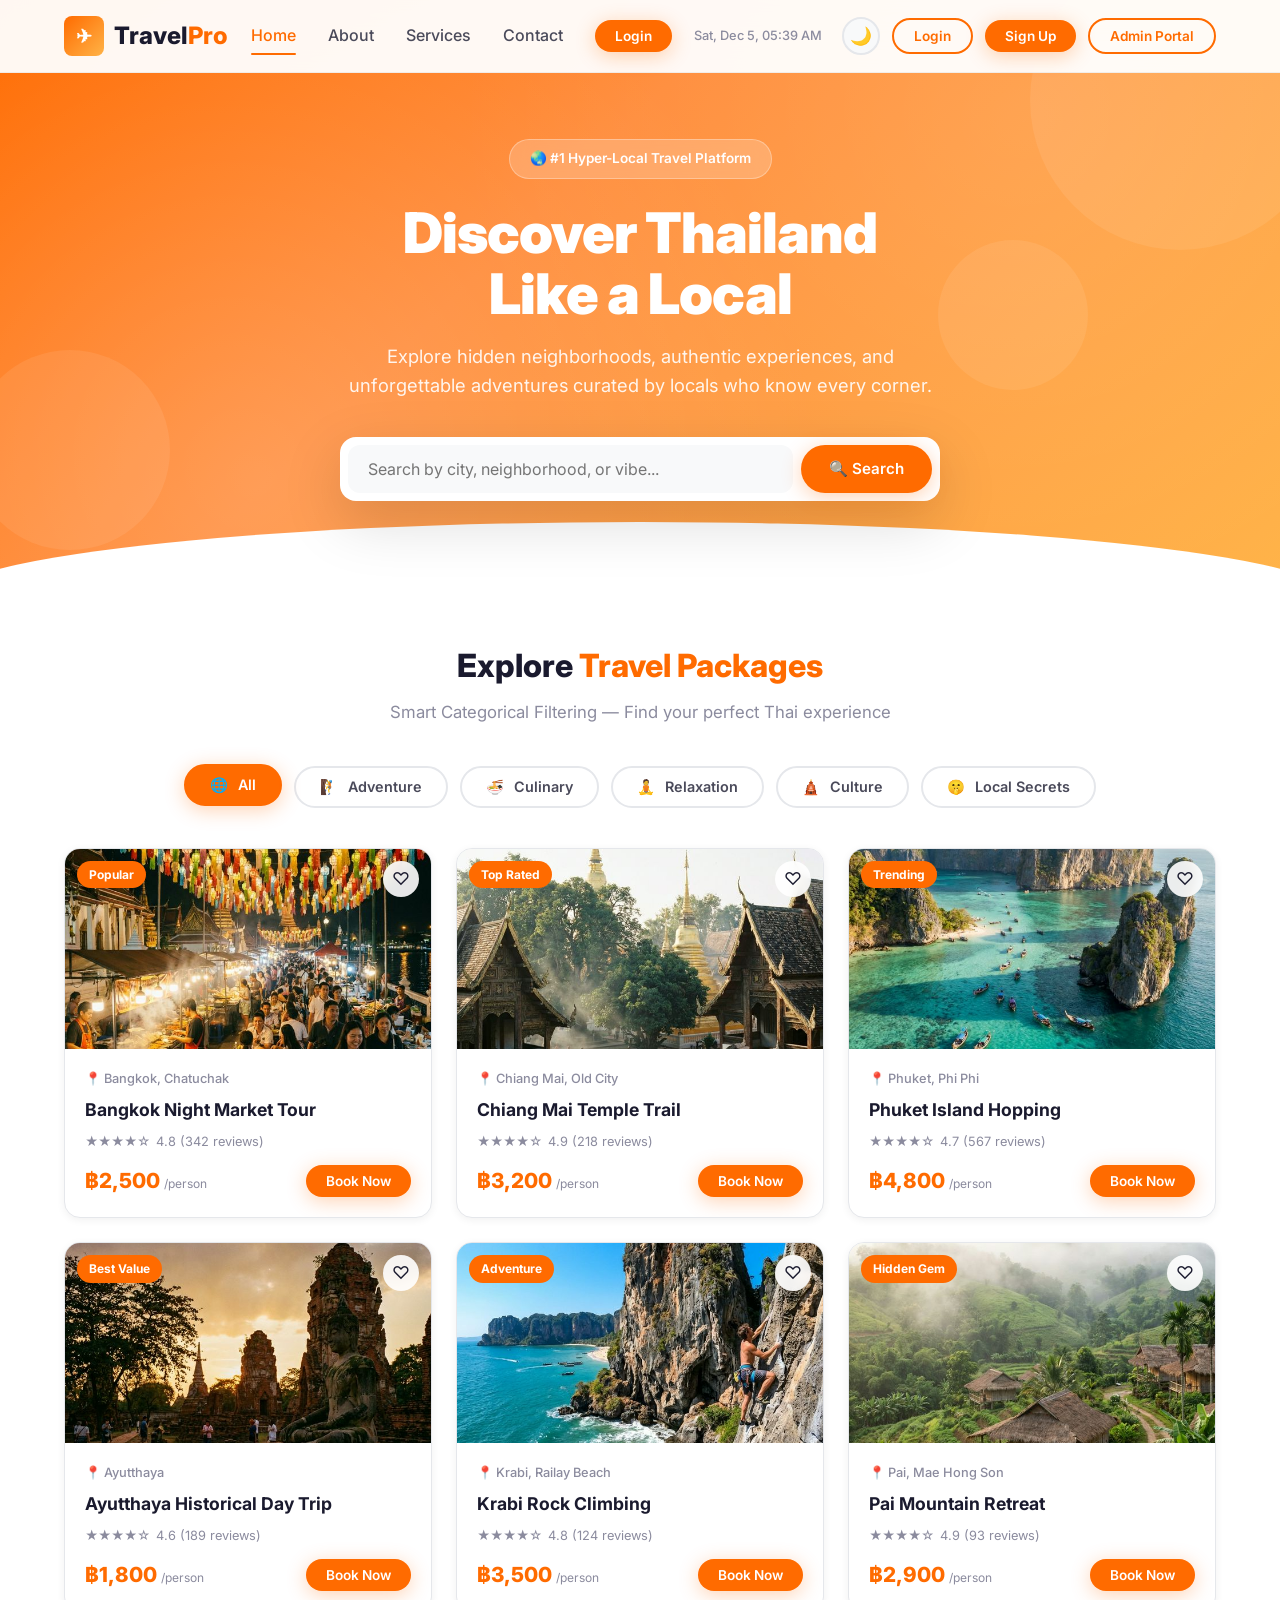
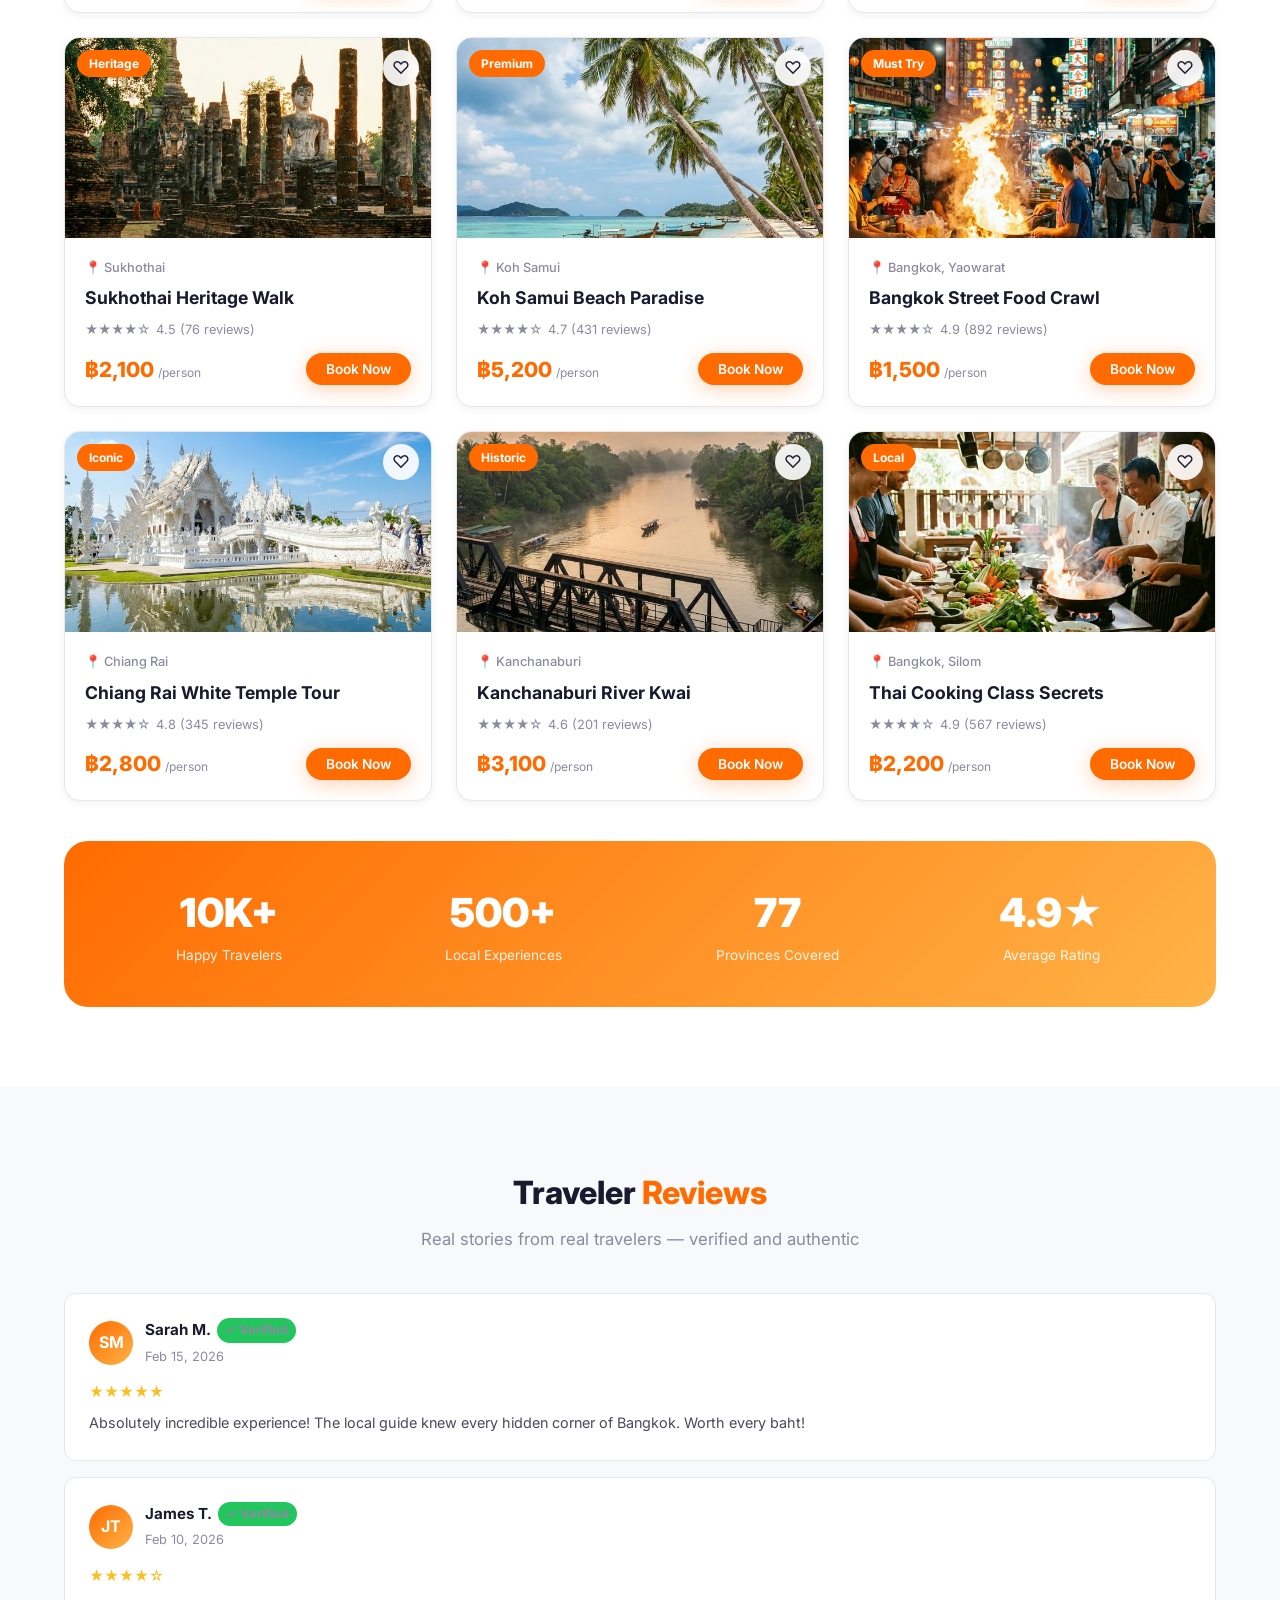
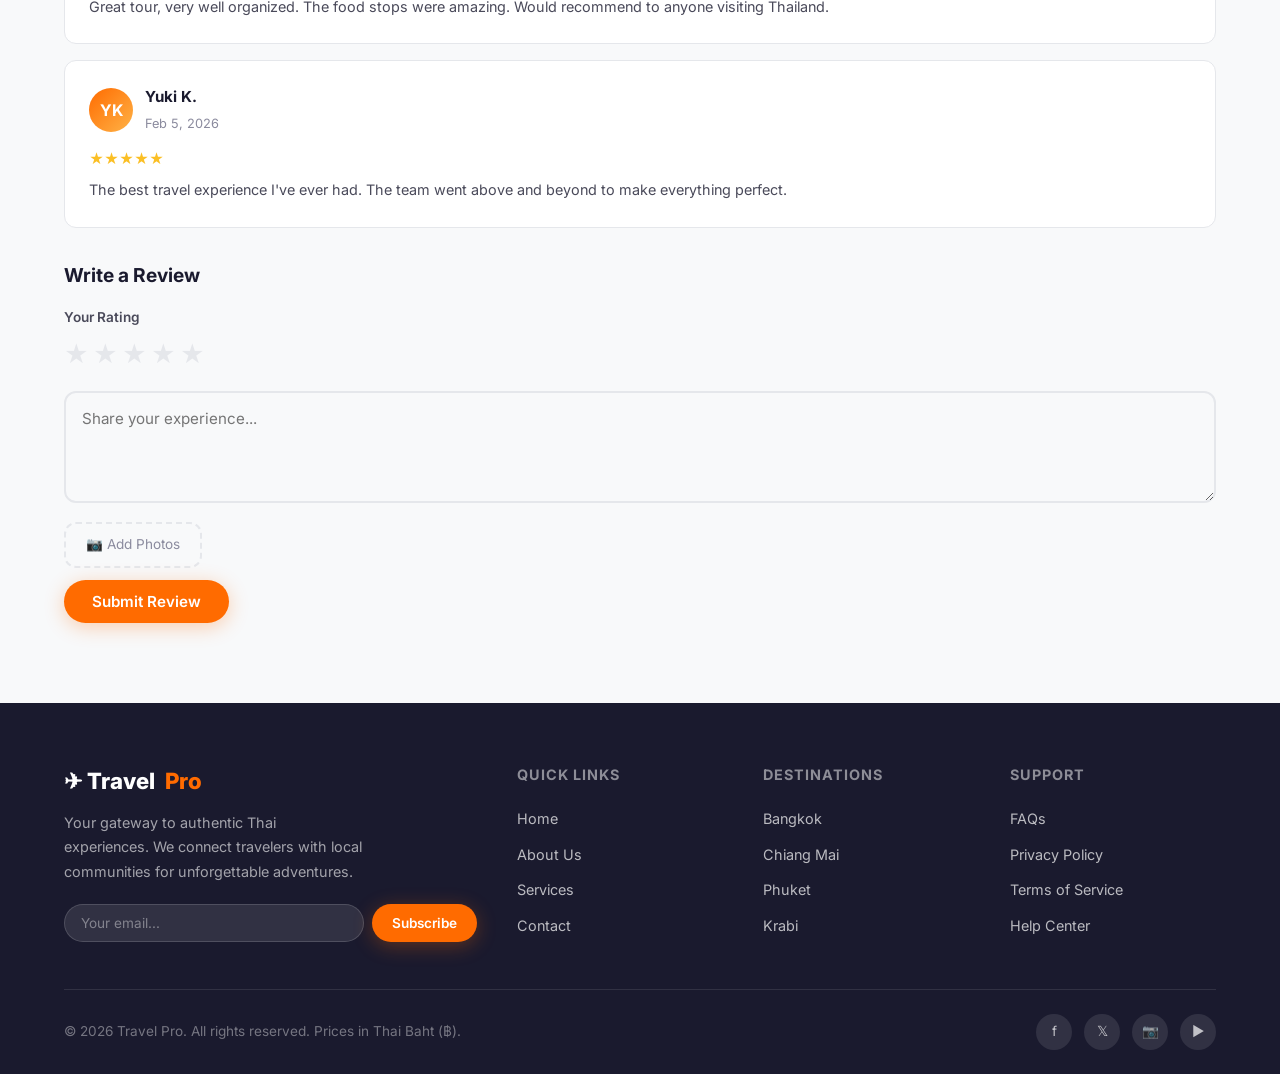
<file: index.html>
<!DOCTYPE html>
<html lang="en">

<head>
  <meta charset="UTF-8">
  <meta name="viewport" content="width=device-width, initial-scale=1.0">
  <meta name="description"
    content="Travel Pro - Discover Thailand like a local. Hyper-local travel packages, tours, and experiences.">
  <title>Travel Pro — Discover Thailand Like a Local</title>
  <link rel="stylesheet" href="css/style.css">
  <script>!function () { var t = localStorage.getItem('theme') || 'light'; document.documentElement.setAttribute('data-theme', t); }();</script>
  <link rel="icon"
    href="data:image/svg+xml,<svg xmlns='http://www.w3.org/2000/svg' viewBox='0 0 100 100'><text y='.9em' font-size='90'>✈️</text></svg>">
</head>

<body>

  <!-- NAVBAR -->
  <nav class="navbar" id="navbar">
    <div class="nav-inner">
      <a href="index.html" class="nav-logo">
        <div class="logo-icon">✈</div>
        <span>Travel<span class="text-orange">Pro</span></span>
      </a>
      <div class="nav-links" id="nav-links">
        <a href="index.html" class="active">Home</a>
        <a href="pages/about.html">About</a>
        <a href="pages/services.html">Services</a>
        <a href="pages/contact.html">Contact</a>
        <button class="btn btn-primary btn-sm mobile-auth-btn" data-auth="login" style="display:none;">Login</button>
      </div>
      <div class="nav-actions">
        <span class="nav-time" id="nav-datetime"></span>
        <button class="theme-toggle" id="theme-toggle" title="Toggle dark/light mode"
          aria-label="Toggle theme">🌙</button>
        <button class="btn btn-outline btn-sm" data-auth="login">Login</button>
        <button class="btn btn-primary btn-sm" data-auth="signup">Sign Up</button>
        <div class="user-menu" style="display:none;cursor:pointer;" onclick="openProfilePanel()">
          <div
            style="width:36px;height:36px;border-radius:50%;background:linear-gradient(135deg,var(--primary),var(--accent));display:flex;align-items:center;justify-content:center;color:#fff;font-weight:700;font-size:0.85rem;">
            <span class="user-name">U</span>
          </div>
        </div>
      </div>
      <div class="hamburger" id="hamburger">
        <span></span><span></span><span></span>
      </div>
    </div>
  </nav>

  <!-- HERO SECTION -->
  <section class="hero" id="hero">
    <div class="hero-shapes">
      <div class="shape"></div>
      <div class="shape"></div>
      <div class="shape"></div>
    </div>
    <div class="hero-content">
      <div class="hero-badge">🌏 #1 Hyper-Local Travel Platform</div>
      <h1>Discover Thailand<br>Like a Local</h1>
      <p>Explore hidden neighborhoods, authentic experiences, and unforgettable adventures curated by locals who know
        every corner.</p>
      <form class="search-box" id="hero-search">
        <input type="text" placeholder="Search by city, neighborhood, or vibe..." aria-label="Search destinations">
        <button type="submit" class="btn btn-primary">🔍 Search</button>
      </form>
    </div>
  </section>

  <!-- CATEGORY FILTERS -->
  <section class="categories section" id="packages">
    <div class="container">
      <h2 class="section-title text-center">Explore <span class="text-orange">Travel Packages</span></h2>
      <p class="section-subtitle text-center">Smart Categorical Filtering — Find your perfect Thai experience</p>
      <div class="category-pills">
        <button class="pill active" data-category="all"><span class="pill-icon">🌐</span> All</button>
        <button class="pill" data-category="adventure"><span class="pill-icon">🧗</span> Adventure</button>
        <button class="pill" data-category="culinary"><span class="pill-icon">🍜</span> Culinary</button>
        <button class="pill" data-category="relaxation"><span class="pill-icon">🧘</span> Relaxation</button>
        <button class="pill" data-category="culture"><span class="pill-icon">🛕</span> Culture</button>
        <button class="pill" data-category="local-secrets"><span class="pill-icon">🤫</span> Local Secrets</button>
      </div>

      <!-- PACKAGES GRID -->
      <div class="packages-grid" id="packages-grid">
        <!-- Dynamically rendered by JS -->
      </div>
    </div>
  </section>

  <!-- STATS BAR -->
  <section class="section" style="padding-top:0;">
    <div class="container">
      <div class="stats-bar">
        <div class="stat-item">
          <div class="stat-num">10K+</div>
          <div class="stat-label">Happy Travelers</div>
        </div>
        <div class="stat-item">
          <div class="stat-num">500+</div>
          <div class="stat-label">Local Experiences</div>
        </div>
        <div class="stat-item">
          <div class="stat-num">77</div>
          <div class="stat-label">Provinces Covered</div>
        </div>
        <div class="stat-item">
          <div class="stat-num">4.9★</div>
          <div class="stat-label">Average Rating</div>
        </div>
      </div>
    </div>
  </section>

  <!-- REVIEWS SECTION -->
  <section class="section" style="background:var(--bg-light);">
    <div class="container">
      <h2 class="section-title text-center">Traveler <span class="text-orange">Reviews</span></h2>
      <p class="section-subtitle text-center">Real stories from real travelers — verified and authentic</p>

      <div id="reviews-list">
        <!-- Dynamically rendered by JS -->
      </div>

      <!-- WRITE A REVIEW -->
      <div class="review-form" style="margin-top:32px;">
        <h3 style="font-size:1.2rem;font-weight:700;margin-bottom:16px;">Write a Review</h3>
        <form id="review-form">
          <div style="margin-bottom:16px;">
            <label
              style="font-size:0.85rem;font-weight:600;color:var(--text-medium);display:block;margin-bottom:8px;">Your
              Rating</label>
            <div class="star-rating" id="star-rating">
              <span class="star" data-value="1">★</span>
              <span class="star" data-value="2">★</span>
              <span class="star" data-value="3">★</span>
              <span class="star" data-value="4">★</span>
              <span class="star" data-value="5">★</span>
            </div>
          </div>
          <textarea placeholder="Share your experience..." class="form-input" rows="4"></textarea>
          <div class="photo-upload" onclick="showToast('📷 Photo upload — coming soon!','info')">📷 Add Photos</div>
          <br>
          <button type="submit" class="btn btn-primary">Submit Review</button>
        </form>
      </div>
    </div>
  </section>

  <!-- FOOTER -->
  <footer class="footer">
    <div class="container">
      <div class="footer-grid">
        <div class="footer-brand">
          <div class="footer-logo">✈ Travel<span class="text-orange">Pro</span></div>
          <p>Your gateway to authentic Thai experiences. We connect travelers with local communities for unforgettable
            adventures.</p>
          <div class="newsletter-form" style="margin-top:20px;">
            <input type="email" placeholder="Your email...">
            <button class="btn btn-primary btn-sm">Subscribe</button>
          </div>
        </div>
        <div>
          <h4>Quick Links</h4>
          <ul>
            <li><a href="index.html">Home</a></li>
            <li><a href="pages/about.html">About Us</a></li>
            <li><a href="pages/services.html">Services</a></li>
            <li><a href="pages/contact.html">Contact</a></li>
          </ul>
        </div>
        <div>
          <h4>Destinations</h4>
          <ul>
            <li><a href="#">Bangkok</a></li>
            <li><a href="#">Chiang Mai</a></li>
            <li><a href="#">Phuket</a></li>
            <li><a href="#">Krabi</a></li>
          </ul>
        </div>
        <div>
          <h4>Support</h4>
          <ul>
            <li><a href="#">FAQs</a></li>
            <li><a href="#">Privacy Policy</a></li>
            <li><a href="#">Terms of Service</a></li>
            <li><a href="pages/contact.html">Help Center</a></li>
          </ul>
        </div>
      </div>
      <div class="footer-bottom">
        <span>© 2026 Travel Pro. All rights reserved. Prices in Thai Baht (฿).</span>
        <div class="footer-social">
          <a href="#" title="Facebook">f</a>
          <a href="#" title="Twitter">𝕏</a>
          <a href="#" title="Instagram">📷</a>
          <a href="#" title="YouTube">▶</a>
        </div>
      </div>
    </div>
  </footer>

  <!-- AUTH MODAL -->
  <div class="modal-overlay" id="auth-modal">
    <div class="modal">
      <button class="modal-close">✕</button>
      <h2>Welcome to Travel<span class="text-orange">Pro</span></h2>
      <p>Sign in to access your personalized travel dashboard</p>
      <div class="auth-tabs">
        <div class="auth-tab active" data-tab="login">Login</div>
        <div class="auth-tab" data-tab="signup">Sign Up</div>
      </div>
      <!-- LOGIN FORM -->
      <form id="login-form">
        <div class="form-group">
          <label>Email Address</label>
          <input type="email" class="form-input" name="login-email" placeholder="you@example.com">
        </div>
        <div class="form-group">
          <label>Password</label>
          <input type="password" class="form-input" name="login-password" placeholder="Enter your password">
        </div>
        <button type="submit" class="btn btn-primary" style="width:100%;justify-content:center;">Login</button>
        <div class="auth-divider">or continue with</div>
        <div class="social-btns">
          <button type="button" class="social-btn" onclick="showToast('Google login — coming soon!','info')">🔵
            Google</button>
          <button type="button" class="social-btn" onclick="showToast('Facebook login — coming soon!','info')">🔷
            Facebook</button>
        </div>
      </form>
      <!-- SIGNUP FORM -->
      <form id="signup-form" style="display:none;">
        <div class="form-group">
          <label>Full Name</label>
          <input type="text" class="form-input" name="signup-name" placeholder="Your full name">
        </div>
        <div class="form-group">
          <label>Email Address</label>
          <input type="email" class="form-input" name="signup-email" placeholder="you@example.com">
        </div>
        <div class="form-group">
          <label>Password</label>
          <input type="password" class="form-input" name="signup-password" placeholder="Min 6 characters">
        </div>
        <button type="submit" class="btn btn-primary" style="width:100%;justify-content:center;">Create Account</button>
        <div class="auth-divider">or continue with</div>
        <div class="social-btns">
          <button type="button" class="social-btn" onclick="showToast('Google signup — coming soon!','info')">🔵
            Google</button>
          <button type="button" class="social-btn" onclick="showToast('Facebook signup — coming soon!','info')">🔷
            Facebook</button>
        </div>
      </form>
    </div>
  </div>

  <script src="js/script.js"></script>
</body>

</html>
</file>
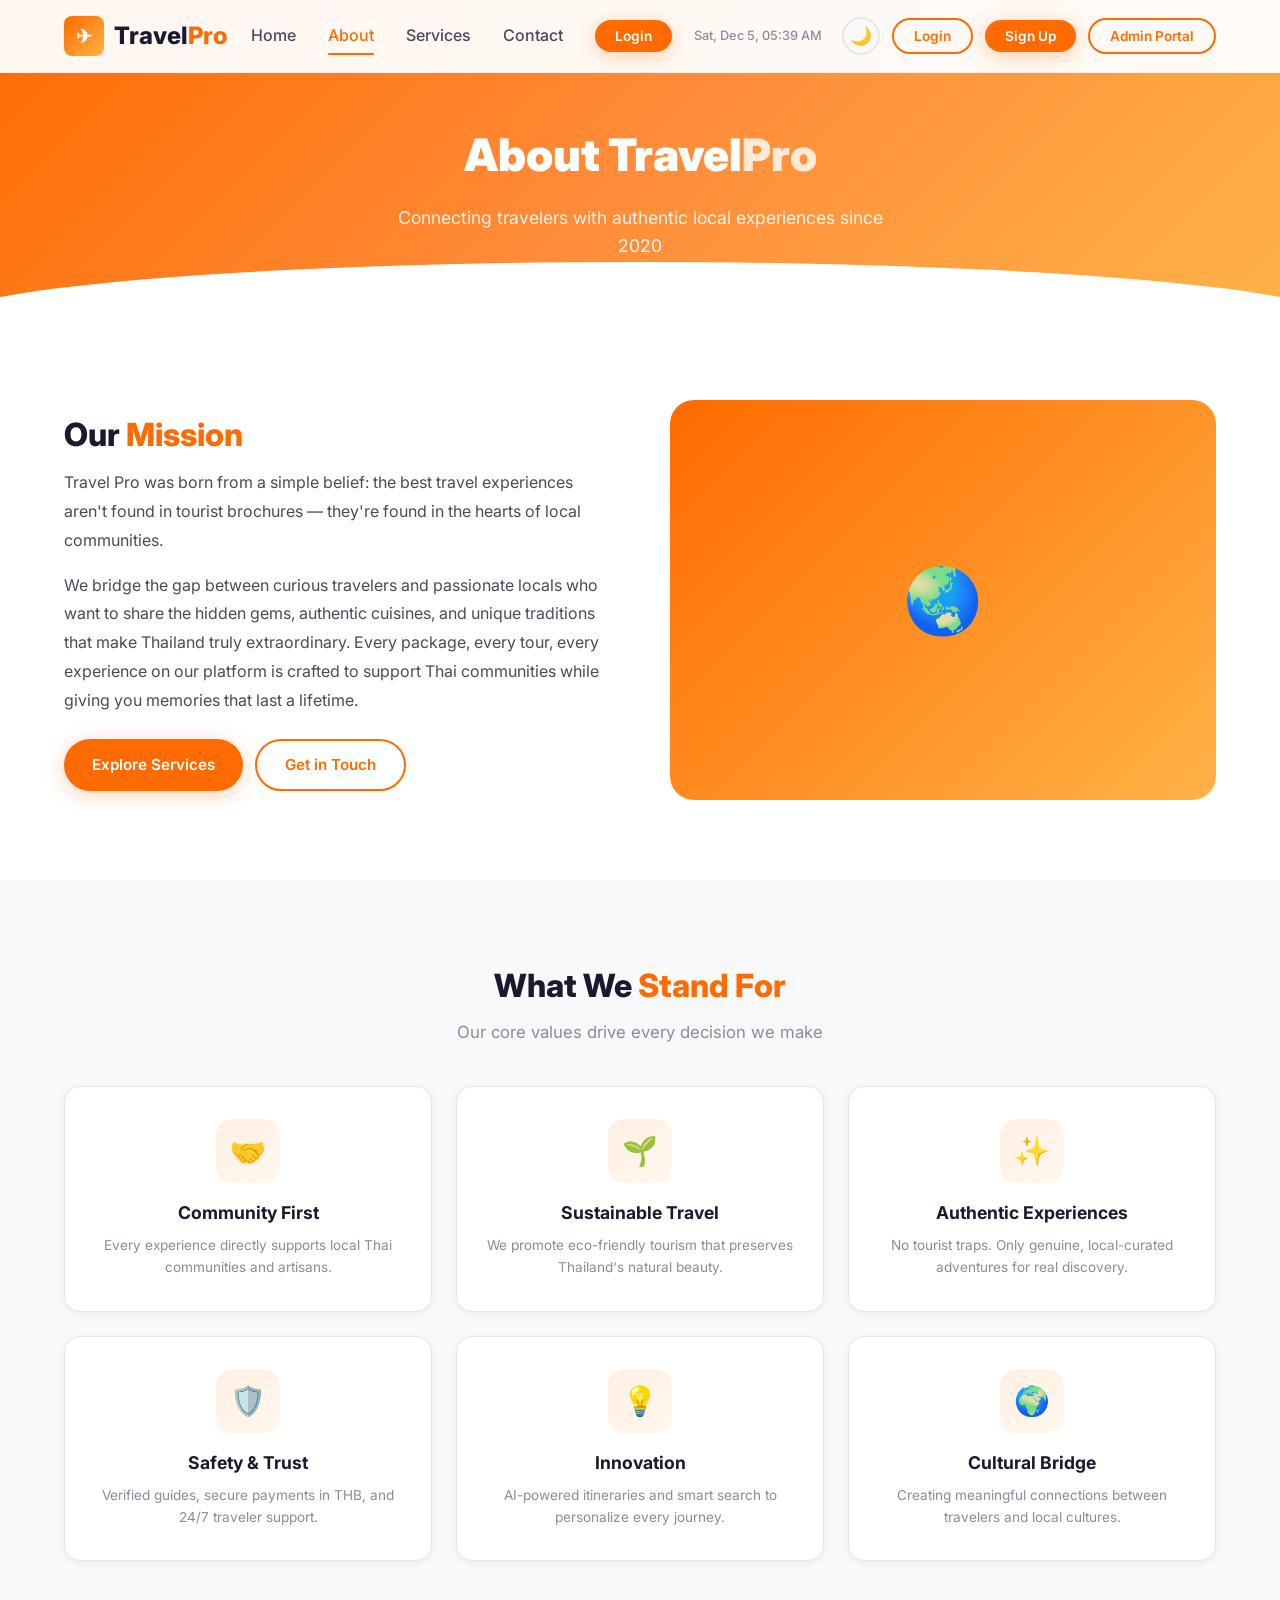
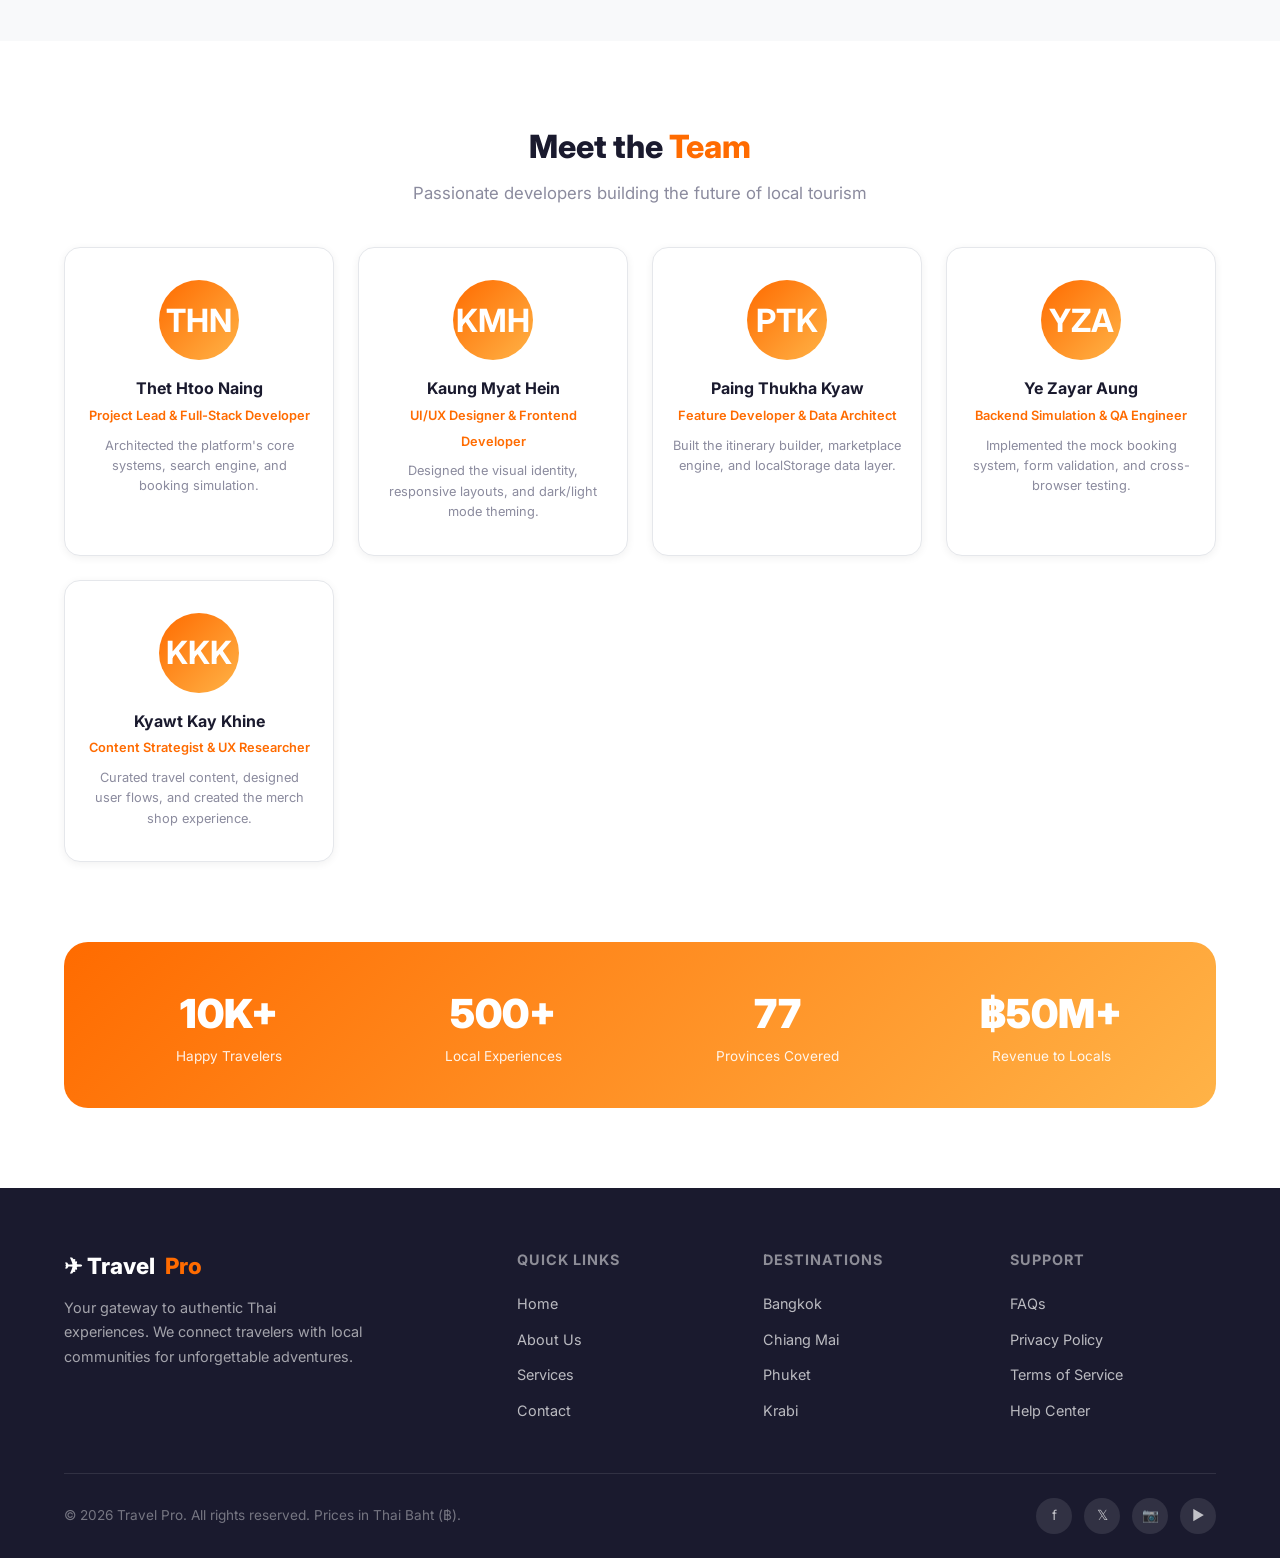
<file: pages/about.html>
<!DOCTYPE html>
<html lang="en">

<head>
    <meta charset="UTF-8">
    <meta name="viewport" content="width=device-width, initial-scale=1.0">
    <meta name="description"
        content="About Travel Pro - Our mission to connect travelers with authentic Thai communities.">
    <title>About — Travel Pro</title>
    <link rel="stylesheet" href="../css/style.css">
    <script>!function () { var t = localStorage.getItem('theme') || 'light'; document.documentElement.setAttribute('data-theme', t); }();</script>
    <link rel="icon"
        href="data:image/svg+xml,<svg xmlns='http://www.w3.org/2000/svg' viewBox='0 0 100 100'><text y='.9em' font-size='90'>✈️</text></svg>">
</head>

<body>

    <!-- NAVBAR -->
    <nav class="navbar" id="navbar">
        <div class="nav-inner">
            <a href="../index.html" class="nav-logo">
                <div class="logo-icon">✈</div>
                <span>Travel<span class="text-orange">Pro</span></span>
            </a>
            <div class="nav-links" id="nav-links">
                <a href="../index.html">Home</a>
                <a href="about.html" class="active">About</a>
                <a href="services.html">Services</a>
                <a href="contact.html">Contact</a>
                <button class="btn btn-primary btn-sm mobile-auth-btn" data-auth="login"
                    style="display:none;">Login</button>
            </div>
            <div class="nav-actions">
                <span class="nav-time" id="nav-datetime"></span>
                <button class="theme-toggle" id="theme-toggle" title="Toggle dark/light mode"
                    aria-label="Toggle theme">🌙</button>
                <button class="btn btn-outline btn-sm" data-auth="login">Login</button>
                <button class="btn btn-primary btn-sm" data-auth="signup">Sign Up</button>
                <div class="user-menu" style="display:none;cursor:pointer;" onclick="openProfilePanel()">
                    <div
                        style="width:36px;height:36px;border-radius:50%;background:linear-gradient(135deg,var(--primary),var(--accent));display:flex;align-items:center;justify-content:center;color:#fff;font-weight:700;font-size:0.85rem;">
                        <span class="user-name">U</span>
                    </div>
                </div>
            </div>
            <div class="hamburger" id="hamburger">
                <span></span><span></span><span></span>
            </div>
        </div>
    </nav>

    <!-- PAGE HEADER -->
    <section class="page-header">
        <h1>About Travel<span style="color:rgba(255,255,255,0.8)">Pro</span></h1>
        <p>Connecting travelers with authentic local experiences since 2020</p>
    </section>

    <!-- MISSION -->
    <section class="section">
        <div class="container">
            <div class="about-mission">
                <div>
                    <h2 class="section-title">Our <span class="text-orange">Mission</span></h2>
                    <p style="color:var(--text-medium);line-height:1.8;margin-bottom:16px;">
                        Travel Pro was born from a simple belief: the best travel experiences aren't found in tourist
                        brochures — they're found in the hearts of local communities.
                    </p>
                    <p style="color:var(--text-medium);line-height:1.8;margin-bottom:24px;">
                        We bridge the gap between curious travelers and passionate locals who want to share the hidden
                        gems, authentic cuisines, and unique traditions that make Thailand truly extraordinary. Every
                        package, every tour, every experience on our platform is crafted to support Thai communities
                        while giving you memories that last a lifetime.
                    </p>
                    <div style="display:flex;gap:12px;">
                        <a href="services.html" class="btn btn-primary">Explore Services</a>
                        <a href="contact.html" class="btn btn-outline">Get in Touch</a>
                    </div>
                </div>
                <div class="mission-image">🌏</div>
            </div>
        </div>
    </section>

    <!-- VALUES -->
    <section class="section" style="background:var(--bg-light);">
        <div class="container">
            <h2 class="section-title text-center">What We <span class="text-orange">Stand For</span></h2>
            <p class="section-subtitle text-center">Our core values drive every decision we make</p>
            <div class="about-values">
                <div class="value-card">
                    <div class="value-icon">🤝</div>
                    <h3>Community First</h3>
                    <p>Every experience directly supports local Thai communities and artisans.</p>
                </div>
                <div class="value-card">
                    <div class="value-icon">🌱</div>
                    <h3>Sustainable Travel</h3>
                    <p>We promote eco-friendly tourism that preserves Thailand's natural beauty.</p>
                </div>
                <div class="value-card">
                    <div class="value-icon">✨</div>
                    <h3>Authentic Experiences</h3>
                    <p>No tourist traps. Only genuine, local-curated adventures for real discovery.</p>
                </div>
                <div class="value-card">
                    <div class="value-icon">🛡️</div>
                    <h3>Safety & Trust</h3>
                    <p>Verified guides, secure payments in THB, and 24/7 traveler support.</p>
                </div>
                <div class="value-card">
                    <div class="value-icon">💡</div>
                    <h3>Innovation</h3>
                    <p>AI-powered itineraries and smart search to personalize every journey.</p>
                </div>
                <div class="value-card">
                    <div class="value-icon">🌍</div>
                    <h3>Cultural Bridge</h3>
                    <p>Creating meaningful connections between travelers and local cultures.</p>
                </div>
            </div>
        </div>
    </section>

    <!-- TEAM -->
    <section class="section">
        <div class="container">
            <h2 class="section-title text-center">Meet the <span class="text-orange">Team</span></h2>
            <p class="section-subtitle text-center">Passionate developers building the future of local tourism</p>
            <div class="team-grid" style="grid-template-columns: repeat(4, 1fr);">
                <div class="team-card">
                    <div class="team-avatar">THN</div>
                    <h4>Thet Htoo Naing</h4>
                    <span>Project Lead & Full-Stack Developer</span>
                    <p>Architected the platform's core systems, search engine, and booking simulation.</p>
                </div>
                <div class="team-card">
                    <div class="team-avatar">KMH</div>
                    <h4>Kaung Myat Hein</h4>
                    <span>UI/UX Designer & Frontend Developer</span>
                    <p>Designed the visual identity, responsive layouts, and dark/light mode theming.</p>
                </div>
                <div class="team-card">
                    <div class="team-avatar">PTK</div>
                    <h4>Paing Thukha Kyaw</h4>
                    <span>Feature Developer & Data Architect</span>
                    <p>Built the itinerary builder, marketplace engine, and localStorage data layer.</p>
                </div>
                <div class="team-card">
                    <div class="team-avatar">YZA</div>
                    <h4>Ye Zayar Aung</h4>
                    <span>Backend Simulation & QA Engineer</span>
                    <p>Implemented the mock booking system, form validation, and cross-browser testing.</p>
                </div>
            </div>
            <div class="team-grid" style="grid-template-columns: repeat(4, 1fr); margin-top: 24px;">
                <div class="team-card">
                    <div class="team-avatar">KKK</div>
                    <h4>Kyawt Kay Khine</h4>
                    <span>Content Strategist & UX Researcher</span>
                    <p>Curated travel content, designed user flows, and created the merch shop experience.</p>
                </div>
            </div>
        </div>
    </section>

    <!-- STATS -->
    <section class="section" style="padding-top:0;">
        <div class="container">
            <div class="stats-bar">
                <div class="stat-item">
                    <div class="stat-num">10K+</div>
                    <div class="stat-label">Happy Travelers</div>
                </div>
                <div class="stat-item">
                    <div class="stat-num">500+</div>
                    <div class="stat-label">Local Experiences</div>
                </div>
                <div class="stat-item">
                    <div class="stat-num">77</div>
                    <div class="stat-label">Provinces Covered</div>
                </div>
                <div class="stat-item">
                    <div class="stat-num">฿50M+</div>
                    <div class="stat-label">Revenue to Locals</div>
                </div>
            </div>
        </div>
    </section>

    <!-- FOOTER -->
    <footer class="footer">
        <div class="container">
            <div class="footer-grid">
                <div class="footer-brand">
                    <div class="footer-logo">✈ Travel<span class="text-orange">Pro</span></div>
                    <p>Your gateway to authentic Thai experiences. We connect travelers with local communities for
                        unforgettable adventures.</p>
                </div>
                <div>
                    <h4>Quick Links</h4>
                    <ul>
                        <li><a href="../index.html">Home</a></li>
                        <li><a href="about.html">About Us</a></li>
                        <li><a href="services.html">Services</a></li>
                        <li><a href="contact.html">Contact</a></li>
                    </ul>
                </div>
                <div>
                    <h4>Destinations</h4>
                    <ul>
                        <li><a href="#">Bangkok</a></li>
                        <li><a href="#">Chiang Mai</a></li>
                        <li><a href="#">Phuket</a></li>
                        <li><a href="#">Krabi</a></li>
                    </ul>
                </div>
                <div>
                    <h4>Support</h4>
                    <ul>
                        <li><a href="#">FAQs</a></li>
                        <li><a href="#">Privacy Policy</a></li>
                        <li><a href="#">Terms of Service</a></li>
                        <li><a href="contact.html">Help Center</a></li>
                    </ul>
                </div>
            </div>
            <div class="footer-bottom">
                <span>© 2026 Travel Pro. All rights reserved. Prices in Thai Baht (฿).</span>
                <div class="footer-social">
                    <a href="#" title="Facebook">f</a>
                    <a href="#" title="Twitter">𝕏</a>
                    <a href="#" title="Instagram">📷</a>
                    <a href="#" title="YouTube">▶</a>
                </div>
            </div>
        </div>
    </footer>

    <!-- AUTH MODAL -->
    <div class="modal-overlay" id="auth-modal">
        <div class="modal">
            <button class="modal-close">✕</button>
            <h2>Welcome to Travel<span class="text-orange">Pro</span></h2>
            <p>Sign in to access your personalized travel dashboard</p>
            <div class="auth-tabs">
                <div class="auth-tab active" data-tab="login">Login</div>
                <div class="auth-tab" data-tab="signup">Sign Up</div>
            </div>
            <form id="login-form">
                <div class="form-group">
                    <label>Email Address</label>
                    <input type="email" class="form-input" name="login-email" placeholder="you@example.com">
                </div>
                <div class="form-group">
                    <label>Password</label>
                    <input type="password" class="form-input" name="login-password" placeholder="Enter your password">
                </div>
                <button type="submit" class="btn btn-primary" style="width:100%;justify-content:center;">Login</button>
                <div class="auth-divider">or continue with</div>
                <div class="social-btns">
                    <button type="button" class="social-btn"
                        onclick="showToast('Google login — coming soon!','info')">🔵 Google</button>
                    <button type="button" class="social-btn"
                        onclick="showToast('Facebook login — coming soon!','info')">🔷 Facebook</button>
                </div>
            </form>
            <form id="signup-form" style="display:none;">
                <div class="form-group">
                    <label>Full Name</label>
                    <input type="text" class="form-input" name="signup-name" placeholder="Your full name">
                </div>
                <div class="form-group">
                    <label>Email Address</label>
                    <input type="email" class="form-input" name="signup-email" placeholder="you@example.com">
                </div>
                <div class="form-group">
                    <label>Password</label>
                    <input type="password" class="form-input" name="signup-password" placeholder="Min 6 characters">
                </div>
                <button type="submit" class="btn btn-primary" style="width:100%;justify-content:center;">Create
                    Account</button>
                <div class="auth-divider">or continue with</div>
                <div class="social-btns">
                    <button type="button" class="social-btn"
                        onclick="showToast('Google signup — coming soon!','info')">🔵 Google</button>
                    <button type="button" class="social-btn"
                        onclick="showToast('Facebook signup — coming soon!','info')">🔷 Facebook</button>
                </div>
            </form>
        </div>
    </div>

    <script src="../js/script.js"></script>
</body>

</html>
</file>
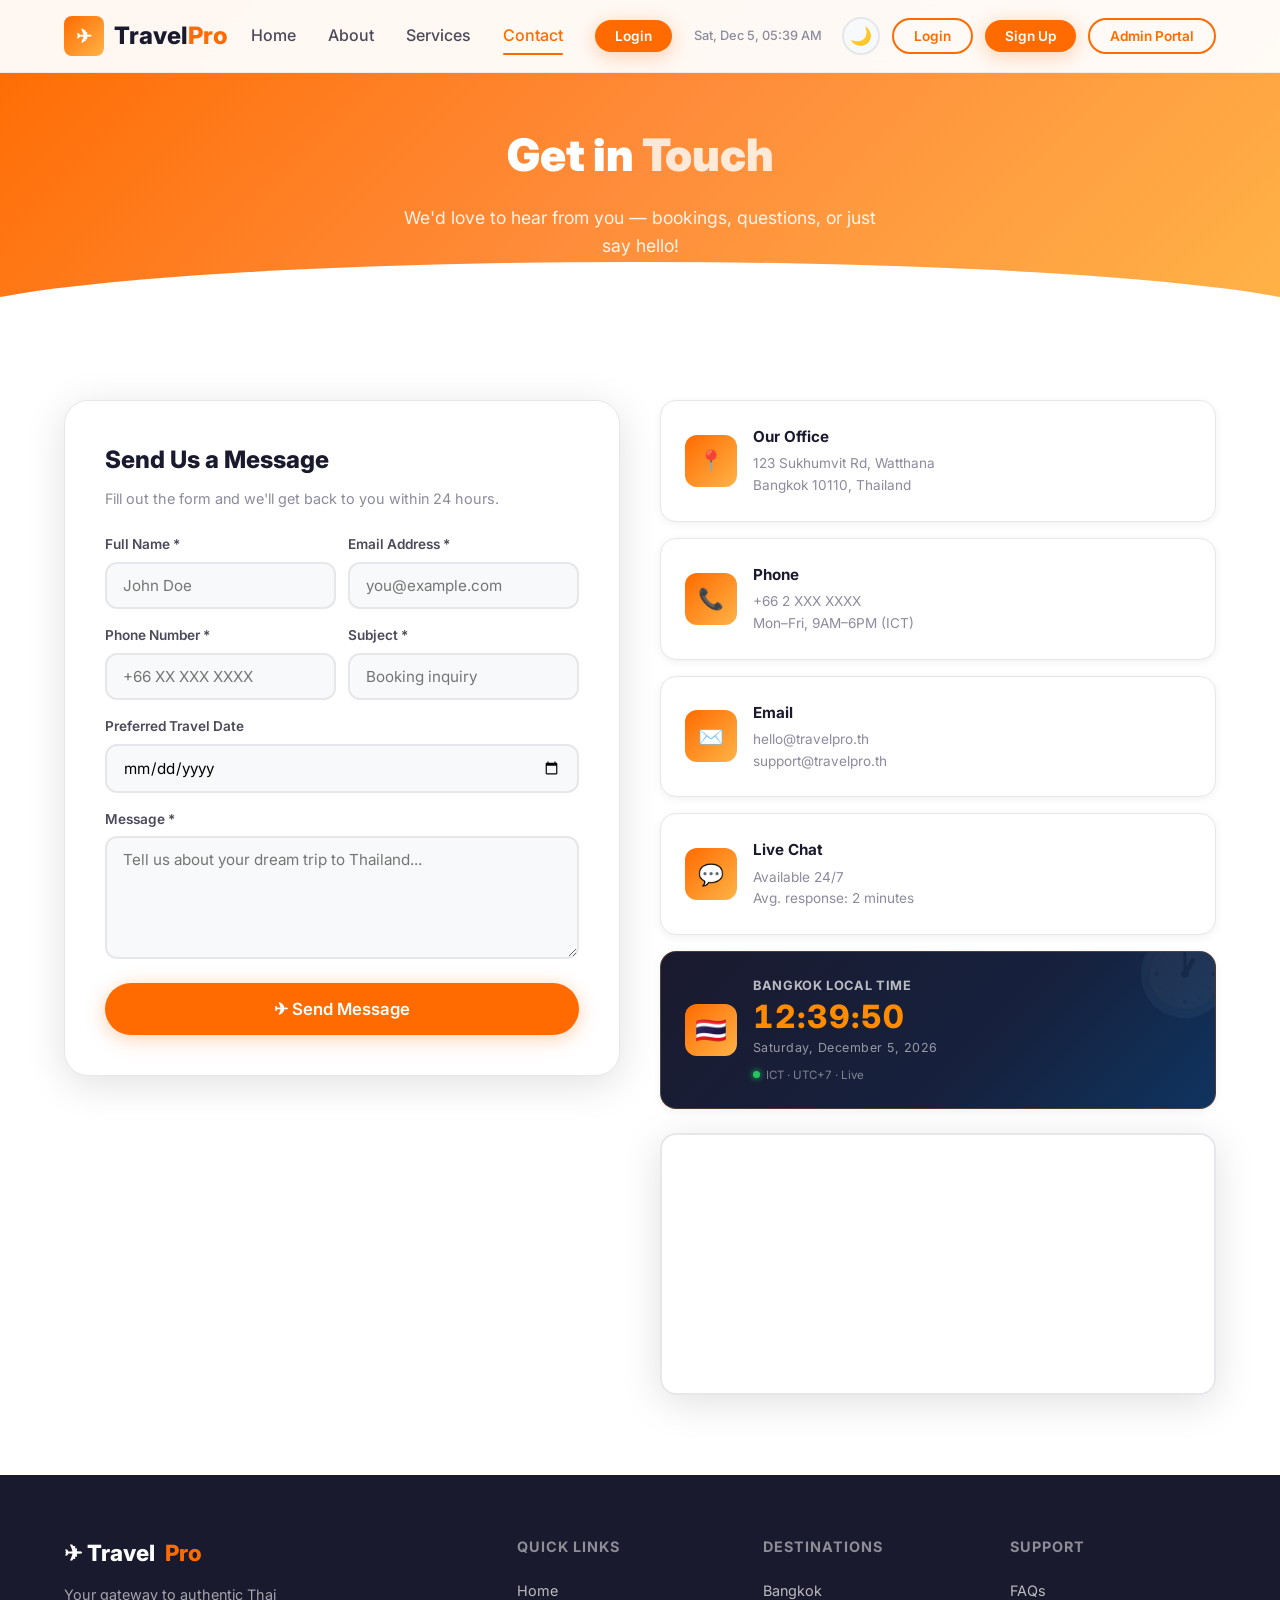
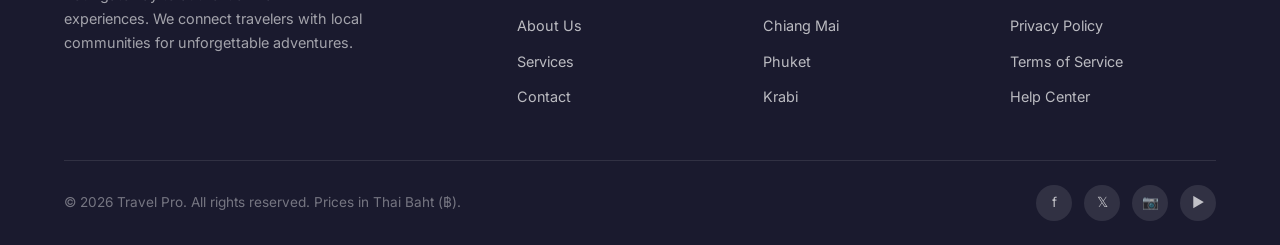
<file: pages/contact.html>
<!DOCTYPE html>
<html lang="en">

<head>
    <meta charset="UTF-8">
    <meta name="viewport" content="width=device-width, initial-scale=1.0">
    <meta name="description"
        content="Contact Travel Pro - Get in touch for bookings, inquiries, and travel assistance.">
    <title>Contact — Travel Pro</title>
    <link rel="stylesheet" href="../css/style.css">
    <script>!function () { var t = localStorage.getItem('theme') || 'light'; document.documentElement.setAttribute('data-theme', t); }();</script>
    <link rel="icon"
        href="data:image/svg+xml,<svg xmlns='http://www.w3.org/2000/svg' viewBox='0 0 100 100'><text y='.9em' font-size='90'>✈️</text></svg>">
</head>

<body>

    <!-- NAVBAR -->
    <nav class="navbar" id="navbar">
        <div class="nav-inner">
            <a href="../index.html" class="nav-logo">
                <div class="logo-icon">✈</div>
                <span>Travel<span class="text-orange">Pro</span></span>
            </a>
            <div class="nav-links" id="nav-links">
                <a href="../index.html">Home</a>
                <a href="about.html">About</a>
                <a href="services.html">Services</a>
                <a href="contact.html" class="active">Contact</a>
                <button class="btn btn-primary btn-sm mobile-auth-btn" data-auth="login"
                    style="display:none;">Login</button>
            </div>
            <div class="nav-actions">
                <span class="nav-time" id="nav-datetime"></span>
                <button class="theme-toggle" id="theme-toggle" title="Toggle dark/light mode"
                    aria-label="Toggle theme">🌙</button>
                <button class="btn btn-outline btn-sm" data-auth="login">Login</button>
                <button class="btn btn-primary btn-sm" data-auth="signup">Sign Up</button>
                <div class="user-menu" style="display:none;cursor:pointer;" onclick="openProfilePanel()">
                    <div
                        style="width:36px;height:36px;border-radius:50%;background:linear-gradient(135deg,var(--primary),var(--accent));display:flex;align-items:center;justify-content:center;color:#fff;font-weight:700;font-size:0.85rem;">
                        <span class="user-name">U</span>
                    </div>
                </div>
            </div>
            <div class="hamburger" id="hamburger">
                <span></span><span></span><span></span>
            </div>
        </div>
    </nav>

    <!-- PAGE HEADER -->
    <section class="page-header">
        <h1>Get in <span style="color:rgba(255,255,255,0.8)">Touch</span></h1>
        <p>We'd love to hear from you — bookings, questions, or just say hello!</p>
    </section>

    <!-- CONTACT SECTION -->
    <section class="section">
        <div class="container">
            <div class="contact-grid">
                <!-- CONTACT FORM -->
                <div class="contact-form">
                    <h2 style="font-size:1.5rem;font-weight:800;margin-bottom:8px;">Send Us a Message</h2>
                    <p style="color:var(--text-light);margin-bottom:24px;font-size:0.9rem;">Fill out the form and we'll
                        get back to you within 24 hours.</p>

                    <div class="form-message" id="form-msg"></div>

                    <form id="contact-form">
                        <div class="form-row">
                            <div class="form-group">
                                <label>Full Name *</label>
                                <input type="text" class="form-input" name="name" placeholder="John Doe">
                                <div class="form-error"></div>
                            </div>
                            <div class="form-group">
                                <label>Email Address *</label>
                                <input type="email" class="form-input" name="email" placeholder="you@example.com">
                                <div class="form-error"></div>
                            </div>
                        </div>
                        <div class="form-row">
                            <div class="form-group">
                                <label>Phone Number *</label>
                                <input type="tel" class="form-input" name="phone" placeholder="+66 XX XXX XXXX">
                                <div class="form-error"></div>
                            </div>
                            <div class="form-group">
                                <label>Subject *</label>
                                <input type="text" class="form-input" name="subject" placeholder="Booking inquiry">
                                <div class="form-error"></div>
                            </div>
                        </div>
                        <div class="form-group">
                            <label>Preferred Travel Date</label>
                            <input type="date" class="form-input" name="date">
                        </div>
                        <div class="form-group">
                            <label>Message *</label>
                            <textarea class="form-input" name="message" rows="5"
                                placeholder="Tell us about your dream trip to Thailand..."></textarea>
                            <div class="form-error"></div>
                        </div>
                        <button type="submit" class="btn btn-primary btn-lg" style="width:100%;justify-content:center;">
                            ✈ Send Message
                        </button>
                    </form>
                </div>

                <!-- CONTACT INFO -->
                <div class="contact-info-cards">
                    <div class="contact-card">
                        <div class="card-icon">📍</div>
                        <div>
                            <h4>Our Office</h4>
                            <p>123 Sukhumvit Rd, Watthana<br>Bangkok 10110, Thailand</p>
                        </div>
                    </div>
                    <div class="contact-card">
                        <div class="card-icon">📞</div>
                        <div>
                            <h4>Phone</h4>
                            <p>+66 2 XXX XXXX<br>Mon–Fri, 9AM–6PM (ICT)</p>
                        </div>
                    </div>
                    <div class="contact-card">
                        <div class="card-icon">✉️</div>
                        <div>
                            <h4>Email</h4>
                            <p>hello@travelpro.th<br>support@travelpro.th</p>
                        </div>
                    </div>
                    <div class="contact-card">
                        <div class="card-icon">💬</div>
                        <div>
                            <h4>Live Chat</h4>
                            <p>Available 24/7<br>Avg. response: 2 minutes</p>
                        </div>
                    </div>

                    <!-- BKK REAL-TIME CLOCK -->
                    <div class="contact-card bkk-clock-card"
                        style="background:linear-gradient(135deg,#1a1a2e 0%,#16213e 60%,#0f3460 100%);border:1px solid rgba(255,140,0,0.25);position:relative;overflow:hidden;">
                        <div style="position:absolute;top:-20px;right:-20px;font-size:5rem;opacity:0.06;line-height:1;">
                            🕐</div>
                        <div class="card-icon" style="font-size:1.6rem;">🇹🇭</div>
                        <div style="flex:1;">
                            <h4
                                style="color:#fff;letter-spacing:0.05em;font-size:0.8rem;text-transform:uppercase;opacity:0.7;margin-bottom:4px;">
                                Bangkok Local Time</h4>
                            <div id="bkk-time"
                                style="font-size:2rem;font-weight:800;color:#ff8c00;letter-spacing:0.03em;line-height:1;font-variant-numeric:tabular-nums;">
                                --:--:--</div>
                            <div id="bkk-date"
                                style="font-size:0.78rem;color:rgba(255,255,255,0.55);margin-top:5px;letter-spacing:0.04em;">
                            </div>
                            <div style="display:flex;align-items:center;gap:6px;margin-top:8px;">
                                <span
                                    style="width:7px;height:7px;border-radius:50%;background:#22c55e;display:inline-block;box-shadow:0 0 6px #22c55e;animation:bkk-pulse 1.4s ease-in-out infinite;"></span>
                                <span style="font-size:0.72rem;color:rgba(255,255,255,0.45);">ICT · UTC+7 · Live</span>
                            </div>
                        </div>
                    </div>

                    <!-- MAP -->
                    <div class="map-container" style="margin-top:8px;">
                        <iframe
                            src="https://www.google.com/maps/embed?pb=!1m18!1m12!1m3!1d3875.5!2d100.5690!3d13.7380!2m3!1f0!2f0!3f0!3m2!1i1024!2i768!4f13.1!3m3!1m2!1s0x30e29ee109dab6e1%3A0xfd15aa1c6e4e0!2sSukhumvit%20Rd%2C%20Bangkok!5e0!3m2!1sen!2sth!4v1"
                            allowfullscreen="" loading="lazy" style="height:250px;" title="Travel Pro Office Location">
                        </iframe>
                    </div>
                </div>
            </div>
        </div>
    </section>

    <!-- FOOTER -->
    <footer class="footer">
        <div class="container">
            <div class="footer-grid">
                <div class="footer-brand">
                    <div class="footer-logo">✈ Travel<span class="text-orange">Pro</span></div>
                    <p>Your gateway to authentic Thai experiences. We connect travelers with local communities for
                        unforgettable adventures.</p>
                </div>
                <div>
                    <h4>Quick Links</h4>
                    <ul>
                        <li><a href="../index.html">Home</a></li>
                        <li><a href="about.html">About Us</a></li>
                        <li><a href="services.html">Services</a></li>
                        <li><a href="contact.html">Contact</a></li>
                    </ul>
                </div>
                <div>
                    <h4>Destinations</h4>
                    <ul>
                        <li><a href="#">Bangkok</a></li>
                        <li><a href="#">Chiang Mai</a></li>
                        <li><a href="#">Phuket</a></li>
                        <li><a href="#">Krabi</a></li>
                    </ul>
                </div>
                <div>
                    <h4>Support</h4>
                    <ul>
                        <li><a href="#">FAQs</a></li>
                        <li><a href="#">Privacy Policy</a></li>
                        <li><a href="#">Terms of Service</a></li>
                        <li><a href="contact.html">Help Center</a></li>
                    </ul>
                </div>
            </div>
            <div class="footer-bottom">
                <span>© 2026 Travel Pro. All rights reserved. Prices in Thai Baht (฿).</span>
                <div class="footer-social">
                    <a href="#" title="Facebook">f</a>
                    <a href="#" title="Twitter">𝕏</a>
                    <a href="#" title="Instagram">📷</a>
                    <a href="#" title="YouTube">▶</a>
                </div>
            </div>
        </div>
    </footer>

    <!-- AUTH MODAL -->
    <div class="modal-overlay" id="auth-modal">
        <div class="modal">
            <button class="modal-close">✕</button>
            <h2>Welcome to Travel<span class="text-orange">Pro</span></h2>
            <p>Sign in to access your personalized travel dashboard</p>
            <div class="auth-tabs">
                <div class="auth-tab active" data-tab="login">Login</div>
                <div class="auth-tab" data-tab="signup">Sign Up</div>
            </div>
            <form id="login-form">
                <div class="form-group">
                    <label>Email Address</label>
                    <input type="email" class="form-input" name="login-email" placeholder="you@example.com">
                </div>
                <div class="form-group">
                    <label>Password</label>
                    <input type="password" class="form-input" name="login-password" placeholder="Enter your password">
                </div>
                <button type="submit" class="btn btn-primary" style="width:100%;justify-content:center;">Login</button>
                <div class="auth-divider">or continue with</div>
                <div class="social-btns">
                    <button type="button" class="social-btn"
                        onclick="showToast('Google login — coming soon!','info')">🔵 Google</button>
                    <button type="button" class="social-btn"
                        onclick="showToast('Facebook login — coming soon!','info')">🔷 Facebook</button>
                </div>
            </form>
            <form id="signup-form" style="display:none;">
                <div class="form-group">
                    <label>Full Name</label>
                    <input type="text" class="form-input" name="signup-name" placeholder="Your full name">
                </div>
                <div class="form-group">
                    <label>Email Address</label>
                    <input type="email" class="form-input" name="signup-email" placeholder="you@example.com">
                </div>
                <div class="form-group">
                    <label>Password</label>
                    <input type="password" class="form-input" name="signup-password" placeholder="Min 6 characters">
                </div>
                <button type="submit" class="btn btn-primary" style="width:100%;justify-content:center;">Create
                    Account</button>
                <div class="auth-divider">or continue with</div>
                <div class="social-btns">
                    <button type="button" class="social-btn"
                        onclick="showToast('Google signup — coming soon!','info')">🔵 Google</button>
                    <button type="button" class="social-btn"
                        onclick="showToast('Facebook signup — coming soon!','info')">🔷 Facebook</button>
                </div>
            </form>
        </div>
    </div>

    <style>
        @keyframes bkk-pulse {

            0%,
            100% {
                opacity: 1;
                transform: scale(1);
            }

            50% {
                opacity: 0.4;
                transform: scale(0.75);
            }
        }
    </style>

    <script>
        (function () {
            var timeFmt = new Intl.DateTimeFormat('en-GB', {
                timeZone: 'Asia/Bangkok',
                hour: '2-digit', minute: '2-digit', second: '2-digit',
                hour12: false
            });
            var dateFmt = new Intl.DateTimeFormat('en-US', {
                timeZone: 'Asia/Bangkok',
                weekday: 'long', year: 'numeric', month: 'long', day: 'numeric'
            });
            function tick() {
                var now = new Date();
                var timeEl = document.getElementById('bkk-time');
                var dateEl = document.getElementById('bkk-date');
                if (timeEl) timeEl.textContent = timeFmt.format(now);
                if (dateEl) dateEl.textContent = dateFmt.format(now);
            }
            tick();
            setInterval(tick, 1000);
        })();
    </script>

    <script src="../js/script.js"></script>
</body>

</html>
</file>
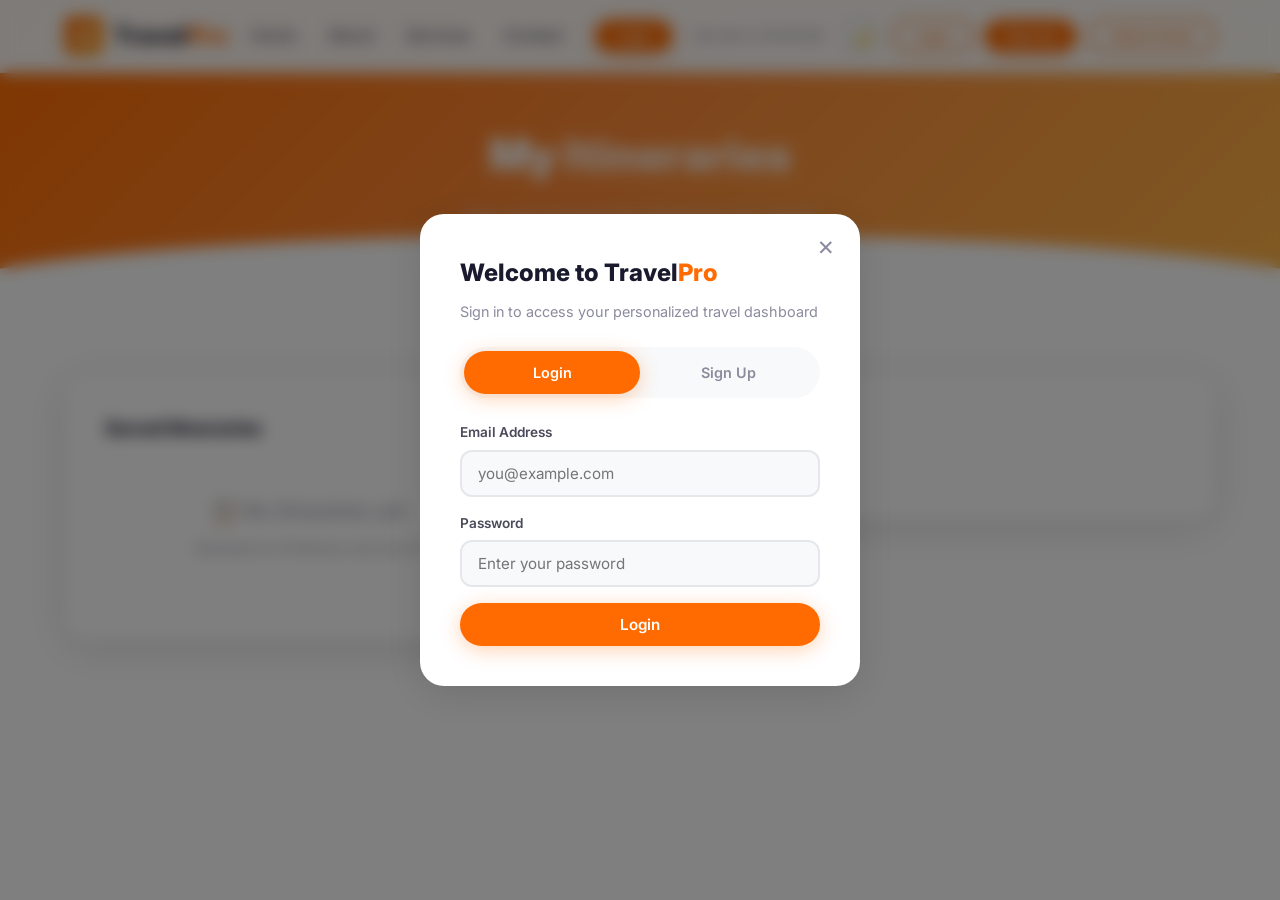
<file: pages/itineraries.html>
<!DOCTYPE html>
<html lang="en">

<head>
  <meta charset="UTF-8">
  <meta name="viewport" content="width=device-width, initial-scale=1.0">
  <meta name="description" content="Travel Pro - Saved itineraries">
  <title>My Itineraries — Travel Pro</title>
  <link rel="stylesheet" href="../css/style.css">
  <script>!function () { var t = localStorage.getItem('theme') || 'light'; document.documentElement.setAttribute('data-theme', t); }();</script>
</head>

<body>
  <nav class="navbar" id="navbar">
    <div class="nav-inner">
      <a href="../index.html" class="nav-logo">
        <div class="logo-icon">✈</div>
        <span>Travel<span class="text-orange">Pro</span></span>
      </a>
      <div class="nav-links" id="nav-links">
        <a href="../index.html">Home</a>
        <a href="about.html">About</a>
        <a href="services.html">Services</a>
        <a href="contact.html">Contact</a>
        <button class="btn btn-primary btn-sm mobile-auth-btn" data-auth="login" style="display:none;">Login</button>
      </div>
      <div class="nav-actions">
        <span class="nav-time" id="nav-datetime"></span>
        <button class="theme-toggle" id="theme-toggle" title="Toggle dark/light mode" aria-label="Toggle theme">🌙</button>
        <button class="btn btn-outline btn-sm" data-auth="login">Login</button>
        <button class="btn btn-primary btn-sm" data-auth="signup">Sign Up</button>
        <div class="user-menu" style="display:none;cursor:pointer;" onclick="openProfilePanel()">
          <div style="width:36px;height:36px;border-radius:50%;background:linear-gradient(135deg,var(--primary),var(--accent));display:flex;align-items:center;justify-content:center;color:#fff;font-weight:700;font-size:0.85rem;">
            <span class="user-name">U</span>
          </div>
        </div>
      </div>
      <div class="hamburger" id="hamburger">
        <span></span><span></span><span></span>
      </div>
    </div>
  </nav>

  <section class="page-header">
    <h1>My <span style="color:rgba(255,255,255,0.8)">Itineraries</span></h1>
    <p>View and manage the itineraries you saved.</p>
  </section>

  <section class="section" id="itinerary-page">
    <div class="container">
      <div class="contact-grid" style="grid-template-columns: 1.1fr 1.4fr;">
        <div class="contact-form" style="margin:0;">
          <h2 style="font-size:1.2rem;font-weight:800;margin-bottom:10px;">Saved Itineraries</h2>
          <div id="itinerary-list" style="display:flex;flex-direction:column;gap:10px;"></div>
        </div>
        <div class="contact-form" style="margin:0;">
          <h2 style="font-size:1.2rem;font-weight:800;margin-bottom:10px;">Itinerary Details</h2>
          <div id="itinerary-detail" style="color:var(--text-light);">Select an itinerary to view details.</div>
        </div>
      </div>
    </div>
  </section>

  <!-- AUTH MODAL (reused) -->
  <div class="modal-overlay" id="auth-modal">
    <div class="modal">
      <button class="modal-close">✕</button>
      <h2>Welcome to Travel<span class="text-orange">Pro</span></h2>
      <p>Sign in to access your personalized travel dashboard</p>
      <div class="auth-tabs">
        <div class="auth-tab active" data-tab="login">Login</div>
        <div class="auth-tab" data-tab="signup">Sign Up</div>
      </div>
      <form id="login-form">
        <div class="form-group">
          <label>Email Address</label>
          <input type="email" class="form-input" name="login-email" placeholder="you@example.com">
        </div>
        <div class="form-group">
          <label>Password</label>
          <input type="password" class="form-input" name="login-password" placeholder="Enter your password">
        </div>
        <button type="submit" class="btn btn-primary" style="width:100%;justify-content:center;">Login</button>
      </form>
      <form id="signup-form" style="display:none;">
        <div class="form-group">
          <label>Full Name</label>
          <input type="text" class="form-input" name="signup-name" placeholder="Your full name">
        </div>
        <div class="form-group">
          <label>Email Address</label>
          <input type="email" class="form-input" name="signup-email" placeholder="you@example.com">
        </div>
        <div class="form-group">
          <label>Password</label>
          <input type="password" class="form-input" name="signup-password" placeholder="Min 6 characters">
        </div>
        <button type="submit" class="btn btn-primary" style="width:100%;justify-content:center;">Create Account</button>
      </form>
    </div>
  </div>

  <script src="../js/script.js"></script>
</body>

</html>
</file>
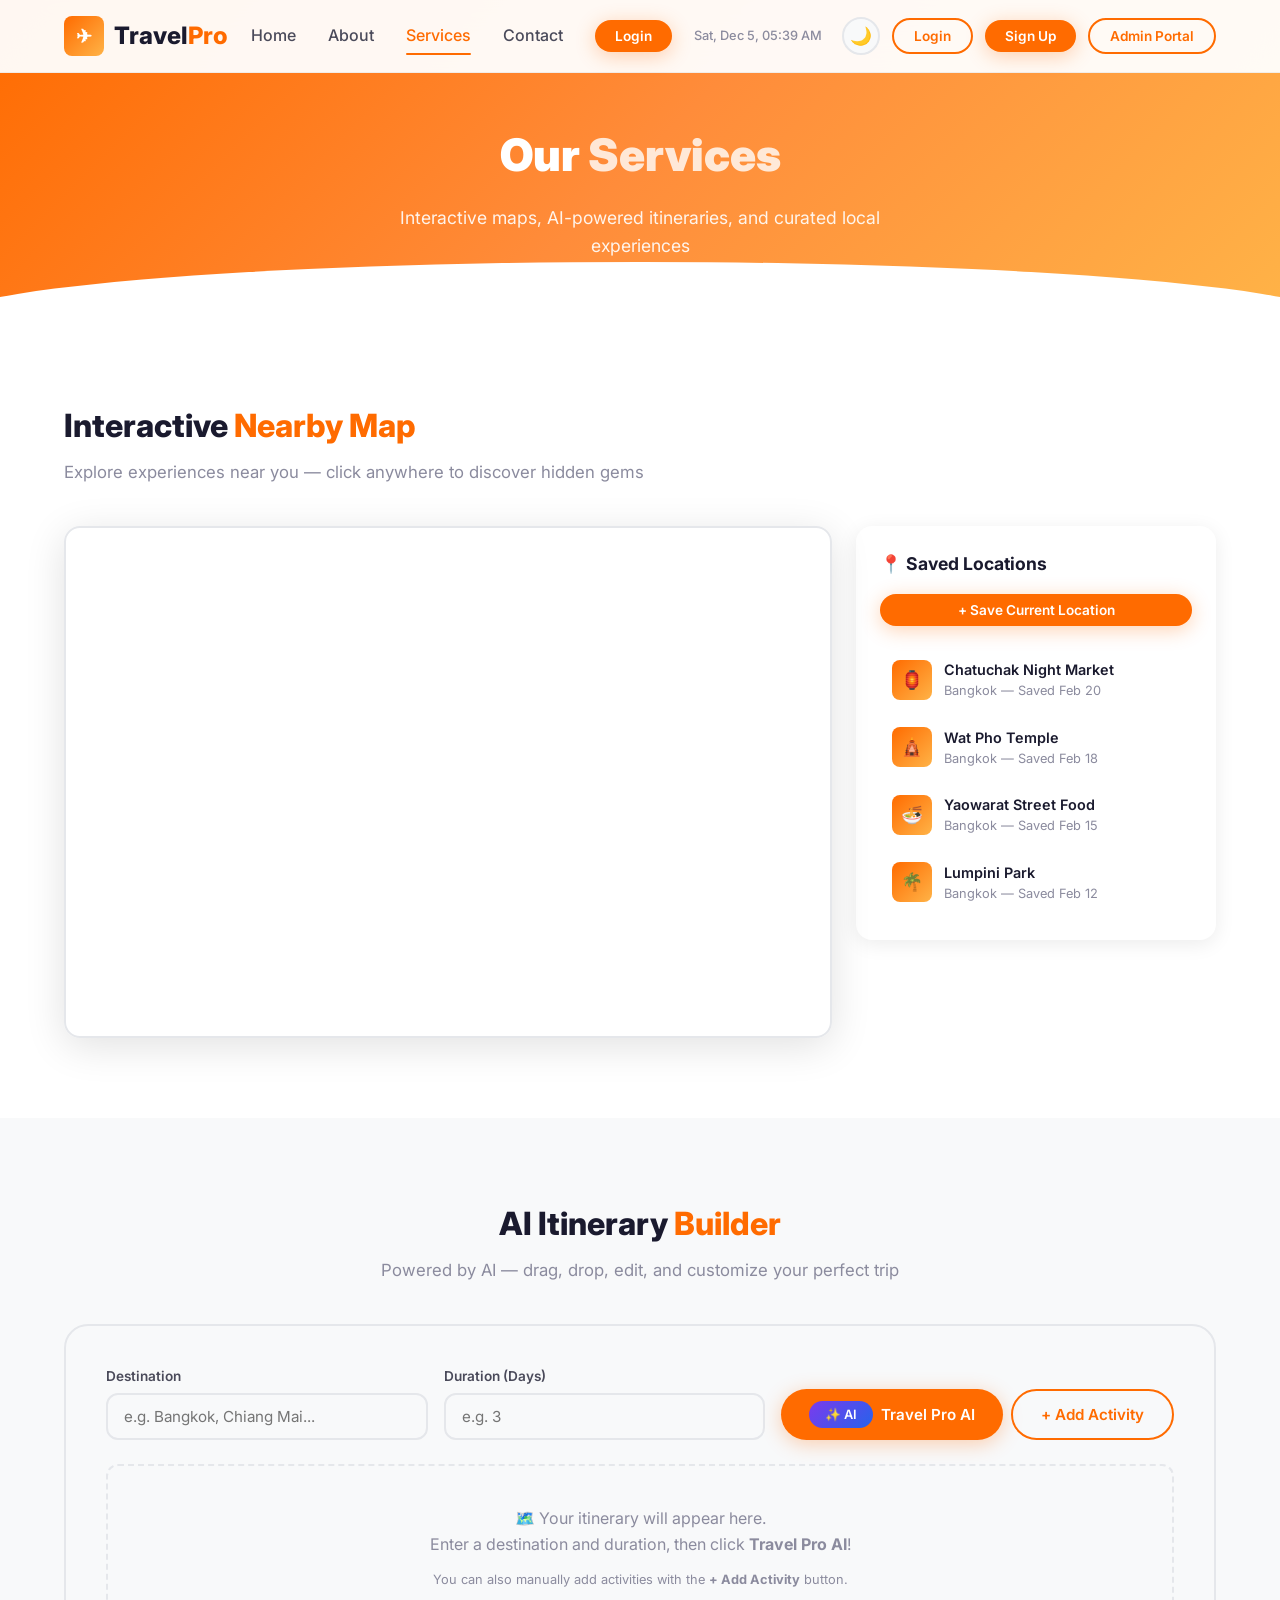
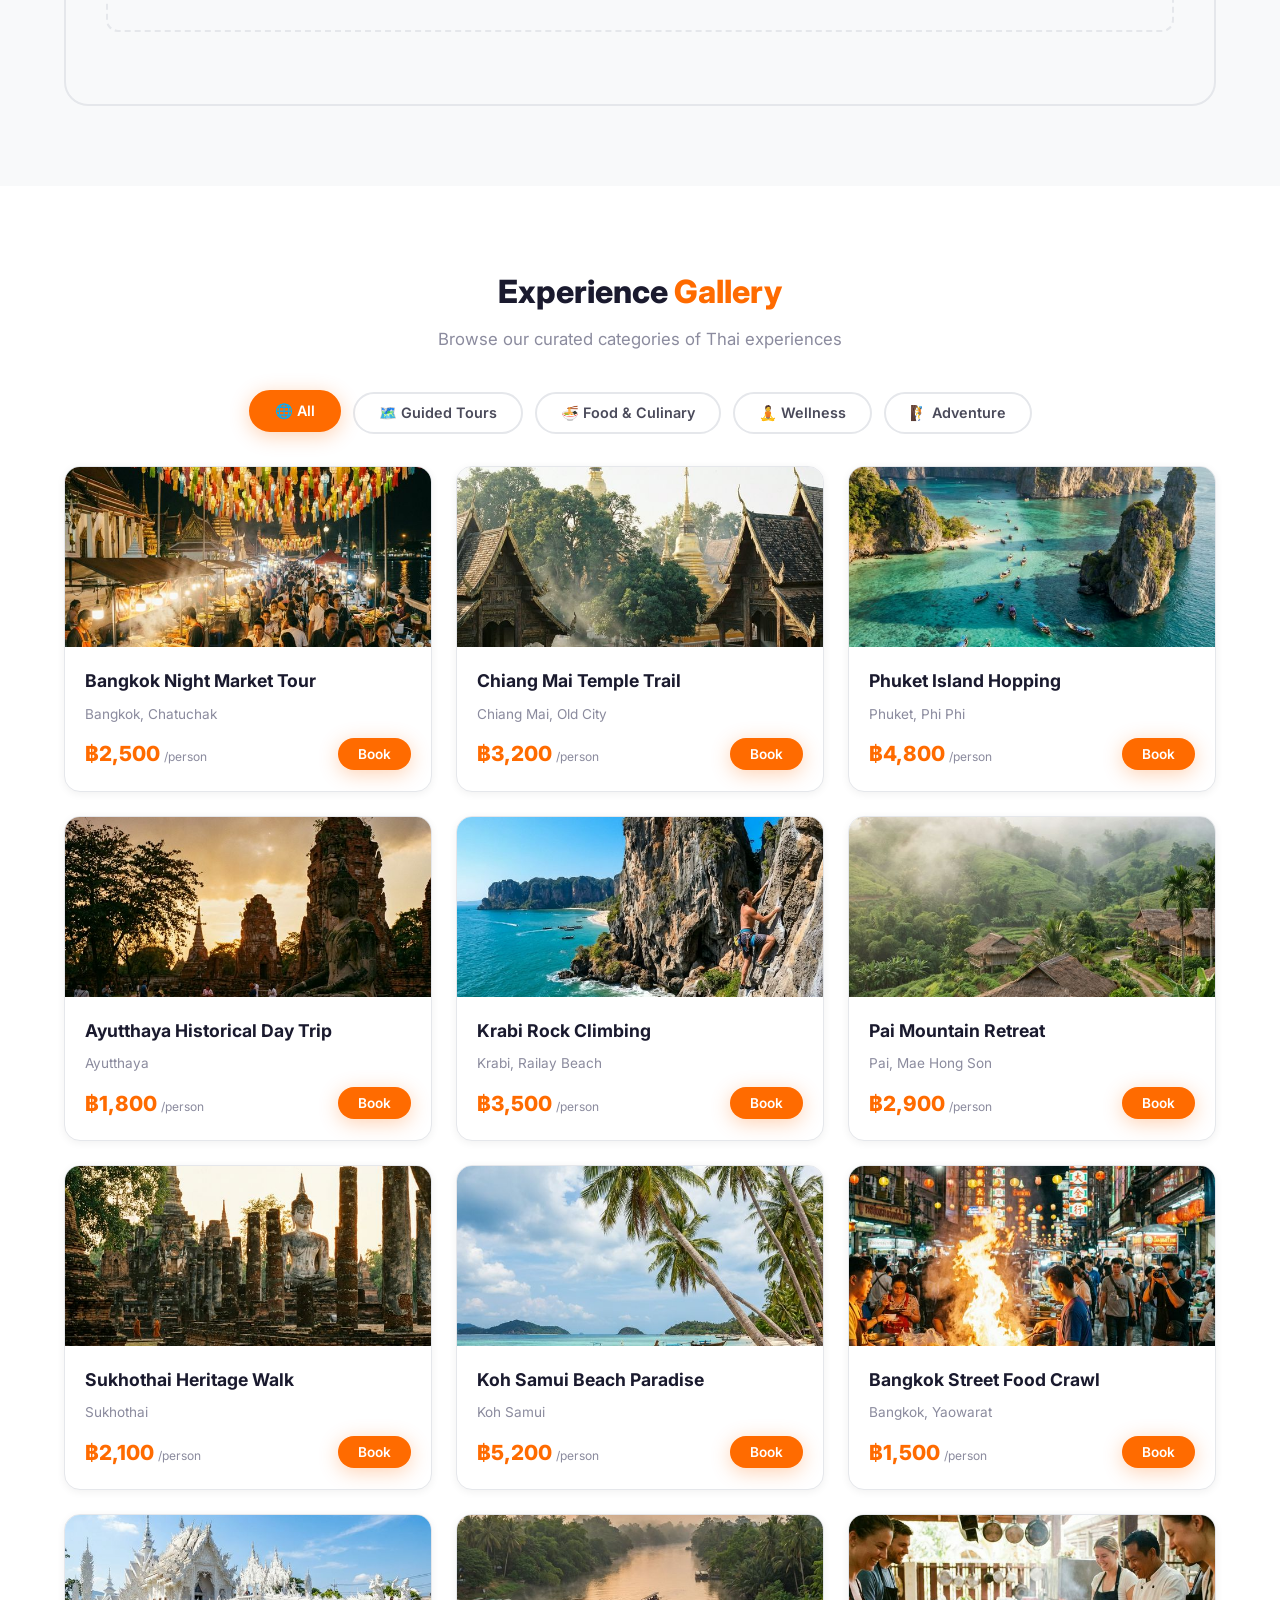
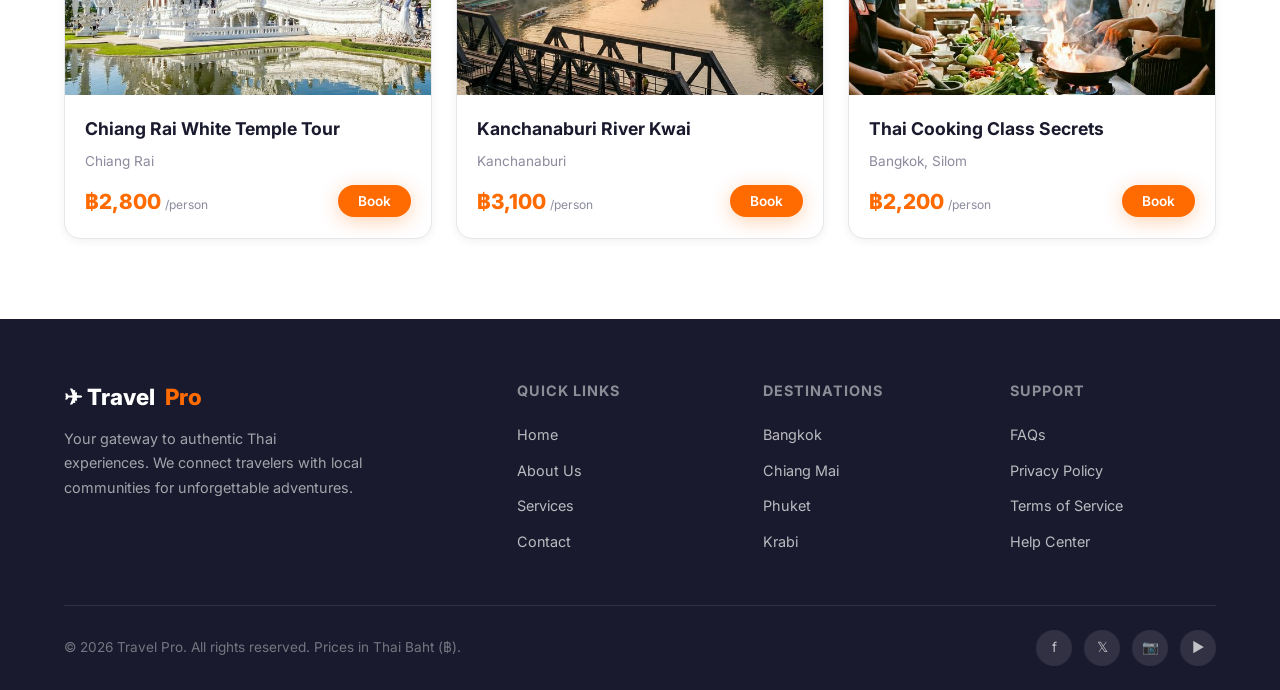
<file: pages/services.html>
<!DOCTYPE html>
<html lang="en">

<head>
    <meta charset="UTF-8">
    <meta name="viewport" content="width=device-width, initial-scale=1.0">
    <meta name="description"
        content="Travel Pro Services - Interactive Map, AI Itinerary Builder, and curated Thai experiences.">
    <title>Services — Travel Pro</title>
    <link rel="stylesheet" href="../css/style.css">
    <script>!function () { var t = localStorage.getItem('theme') || 'light'; document.documentElement.setAttribute('data-theme', t); }();</script>
    <link rel="icon"
        href="data:image/svg+xml,<svg xmlns='http://www.w3.org/2000/svg' viewBox='0 0 100 100'><text y='.9em' font-size='90'>✈️</text></svg>">
</head>

<body>

    <!-- NAVBAR -->
    <nav class="navbar" id="navbar">
        <div class="nav-inner">
            <a href="../index.html" class="nav-logo">
                <div class="logo-icon">✈</div>
                <span>Travel<span class="text-orange">Pro</span></span>
            </a>
            <div class="nav-links" id="nav-links">
                <a href="../index.html">Home</a>
                <a href="about.html">About</a>
                <a href="services.html" class="active">Services</a>
                <a href="contact.html">Contact</a>
                <button class="btn btn-primary btn-sm mobile-auth-btn" data-auth="login"
                    style="display:none;">Login</button>
            </div>
            <div class="nav-actions">
                <span class="nav-time" id="nav-datetime"></span>
                <button class="theme-toggle" id="theme-toggle" title="Toggle dark/light mode"
                    aria-label="Toggle theme">🌙</button>
                <button class="btn btn-outline btn-sm" data-auth="login">Login</button>
                <button class="btn btn-primary btn-sm" data-auth="signup">Sign Up</button>
                <div class="user-menu" style="display:none;cursor:pointer;" onclick="openProfilePanel()">
                    <div
                        style="width:36px;height:36px;border-radius:50%;background:linear-gradient(135deg,var(--primary),var(--accent));display:flex;align-items:center;justify-content:center;color:#fff;font-weight:700;font-size:0.85rem;">
                        <span class="user-name">U</span>
                    </div>
                </div>
            </div>
            <div class="hamburger" id="hamburger">
                <span></span><span></span><span></span>
            </div>
        </div>
    </nav>

    <!-- PAGE HEADER -->
    <section class="page-header">
        <h1>Our <span style="color:rgba(255,255,255,0.8)">Services</span></h1>
        <p>Interactive maps, AI-powered itineraries, and curated local experiences</p>
    </section>

    <!-- INTERACTIVE MAP SECTION -->
    <section class="section" id="map-section">
        <div class="container">
            <h2 class="section-title">Interactive <span class="text-orange">Nearby Map</span></h2>
            <p class="section-subtitle">Explore experiences near you — click anywhere to discover hidden gems</p>

            <div class="map-layout">
                <div class="map-container">
                    <iframe
                        src="https://www.google.com/maps/embed?pb=!1m18!1m12!1m3!1d248066.5305716567!2d100.3529072!3d13.7244416!2m3!1f0!2f0!3f0!3m2!1i1024!2i768!4f13.1!3m3!1m2!1s0x311d6032280d61f3%3A0x10100b25de24820!2sBangkok%2C%20Thailand!5e0!3m2!1sen!2s!4v1"
                        allowfullscreen="" loading="lazy" referrerpolicy="no-referrer-when-downgrade"
                        title="Interactive Map of Bangkok, Thailand">
                    </iframe>
                </div>
                <div class="map-sidebar">
                    <h3 style="font-size:1.1rem;font-weight:700;margin-bottom:16px;">📍 Saved Locations</h3>
                    <button class="btn btn-primary btn-sm" id="save-location-btn"
                        style="width:100%;justify-content:center;margin-bottom:20px;">
                        + Save Current Location
                    </button>
                    <div class="saved-location">
                        <div class="loc-icon">🏮</div>
                        <div class="loc-info">
                            <h4>Chatuchak Night Market</h4>
                            <p>Bangkok — Saved Feb 20</p>
                        </div>
                    </div>
                    <div class="saved-location">
                        <div class="loc-icon">🛕</div>
                        <div class="loc-info">
                            <h4>Wat Pho Temple</h4>
                            <p>Bangkok — Saved Feb 18</p>
                        </div>
                    </div>
                    <div class="saved-location">
                        <div class="loc-icon">🍜</div>
                        <div class="loc-info">
                            <h4>Yaowarat Street Food</h4>
                            <p>Bangkok — Saved Feb 15</p>
                        </div>
                    </div>
                    <div class="saved-location">
                        <div class="loc-icon">🌴</div>
                        <div class="loc-info">
                            <h4>Lumpini Park</h4>
                            <p>Bangkok — Saved Feb 12</p>
                        </div>
                    </div>
                </div>
            </div>
        </div>
    </section>

    <!-- AI ITINERARY BUILDER -->
    <section class="section" style="background:var(--bg-light);" id="itinerary-section">
        <div class="container">
            <h2 class="section-title text-center">AI Itinerary <span class="text-orange">Builder</span></h2>
            <p class="section-subtitle text-center">Powered by AI — drag, drop, edit, and customize your perfect trip
            </p>

            <div class="itinerary-builder">
                <!-- Input Area -->
                <div class="itinerary-inputs">
                    <div class="form-group" style="margin-bottom:0;">
                        <label>Destination</label>
                        <input type="text" class="form-input" id="itinerary-dest"
                            placeholder="e.g. Bangkok, Chiang Mai...">
                    </div>
                    <div class="form-group" style="margin-bottom:0;">
                        <label>Duration (Days)</label>
                        <input type="number" class="form-input" id="itinerary-days" placeholder="e.g. 3" min="1"
                            max="30">
                    </div>
                    <div style="display:flex;gap:8px;flex-wrap:wrap;">
                        <button class="btn btn-primary" id="generate-itinerary">
                            <span class="ai-badge">✨ AI</span> Travel Pro AI
                        </button>
                        <button class="btn btn-outline" id="add-itinerary-item">+ Add Activity</button>
                    </div>
                </div>

                <!-- Timeline -->
                <div class="itinerary-timeline" id="itinerary-timeline">
                    <div class="itinerary-placeholder">
                        <p>🗺️ Your itinerary will appear here.<br>Enter a destination and duration, then click
                            <strong>Travel Pro AI</strong>!
                        </p>
                        <p style="margin-top:12px;font-size:0.8rem;">You can also manually add activities with the
                            <strong>+ Add Activity</strong> button.
                        </p>
                    </div>
                </div>
                <button id="save-itinerary-btn" class="hidden">📋 Save Itinerary to Profile</button>
            </div>
        </div>
    </section>

    <!-- SMART CATEGORICAL FILTERING / SERVICES GALLERY -->
    <section class="section" id="gallery">
        <div class="container">
            <h2 class="section-title text-center">Experience <span class="text-orange">Gallery</span></h2>
            <p class="section-subtitle text-center">Browse our curated categories of Thai experiences</p>

            <div class="category-pills" style="margin-bottom:32px;">
                <button class="pill active" data-gallery-cat="all">🌐 All</button>
                <button class="pill" data-gallery-cat="tours">🗺️ Guided Tours</button>
                <button class="pill" data-gallery-cat="food">🍜 Food & Culinary</button>
                <button class="pill" data-gallery-cat="wellness">🧘 Wellness</button>
                <button class="pill" data-gallery-cat="adventure">🧗 Adventure</button>
            </div>

            <div class="services-grid" id="services-gallery">
                <!-- Dynamically rendered by js/script.js from DB-backed packages -->
            </div>
        </div>
    </section>

    <!-- FOOTER -->
    <footer class="footer">
        <div class="container">
            <div class="footer-grid">
                <div class="footer-brand">
                    <div class="footer-logo">✈ Travel<span class="text-orange">Pro</span></div>
                    <p>Your gateway to authentic Thai experiences. We connect travelers with local communities for
                        unforgettable adventures.</p>
                </div>
                <div>
                    <h4>Quick Links</h4>
                    <ul>
                        <li><a href="../index.html">Home</a></li>
                        <li><a href="about.html">About Us</a></li>
                        <li><a href="services.html">Services</a></li>
                        <li><a href="contact.html">Contact</a></li>
                    </ul>
                </div>
                <div>
                    <h4>Destinations</h4>
                    <ul>
                        <li><a href="#">Bangkok</a></li>
                        <li><a href="#">Chiang Mai</a></li>
                        <li><a href="#">Phuket</a></li>
                        <li><a href="#">Krabi</a></li>
                    </ul>
                </div>
                <div>
                    <h4>Support</h4>
                    <ul>
                        <li><a href="#">FAQs</a></li>
                        <li><a href="#">Privacy Policy</a></li>
                        <li><a href="#">Terms of Service</a></li>
                        <li><a href="contact.html">Help Center</a></li>
                    </ul>
                </div>
            </div>
            <div class="footer-bottom">
                <span>© 2026 Travel Pro. All rights reserved. Prices in Thai Baht (฿).</span>
                <div class="footer-social">
                    <a href="#" title="Facebook">f</a>
                    <a href="#" title="Twitter">𝕏</a>
                    <a href="#" title="Instagram">📷</a>
                    <a href="#" title="YouTube">▶</a>
                </div>
            </div>
        </div>
    </footer>

    <!-- AUTH MODAL -->
    <div class="modal-overlay" id="auth-modal">
        <div class="modal">
            <button class="modal-close">✕</button>
            <h2>Welcome to Travel<span class="text-orange">Pro</span></h2>
            <p>Sign in to access your personalized travel dashboard</p>
            <div class="auth-tabs">
                <div class="auth-tab active" data-tab="login">Login</div>
                <div class="auth-tab" data-tab="signup">Sign Up</div>
            </div>
            <form id="login-form">
                <div class="form-group">
                    <label>Email Address</label>
                    <input type="email" class="form-input" name="login-email" placeholder="you@example.com">
                </div>
                <div class="form-group">
                    <label>Password</label>
                    <input type="password" class="form-input" name="login-password" placeholder="Enter your password">
                </div>
                <button type="submit" class="btn btn-primary" style="width:100%;justify-content:center;">Login</button>
                <div class="auth-divider">or continue with</div>
                <div class="social-btns">
                    <button type="button" class="social-btn"
                        onclick="showToast('Google login — coming soon!','info')">🔵 Google</button>
                    <button type="button" class="social-btn"
                        onclick="showToast('Facebook login — coming soon!','info')">🔷 Facebook</button>
                </div>
            </form>
            <form id="signup-form" style="display:none;">
                <div class="form-group">
                    <label>Full Name</label>
                    <input type="text" class="form-input" name="signup-name" placeholder="Your full name">
                </div>
                <div class="form-group">
                    <label>Email Address</label>
                    <input type="email" class="form-input" name="signup-email" placeholder="you@example.com">
                </div>
                <div class="form-group">
                    <label>Password</label>
                    <input type="password" class="form-input" name="signup-password" placeholder="Min 6 characters">
                </div>
                <button type="submit" class="btn btn-primary" style="width:100%;justify-content:center;">Create
                    Account</button>
                <div class="auth-divider">or continue with</div>
                <div class="social-btns">
                    <button type="button" class="social-btn"
                        onclick="showToast('Google signup — coming soon!','info')">🔵 Google</button>
                    <button type="button" class="social-btn"
                        onclick="showToast('Facebook signup — coming soon!','info')">🔷 Facebook</button>
                </div>
            </form>
        </div>
    </div>

    <script src="../js/script.js"></script>
</body>

</html>
</file>
<file: css/style.css>
@import url('https://fonts.googleapis.com/css2?family=Inter:wght@300;400;500;600;700;800;900&display=swap');

/* ===== CSS VARIABLES ===== */
:root {
  --primary: #FF6B00;
  --primary-dark: #E55D00;
  --primary-light: #FF8C3A;
  --primary-glow: rgba(255, 107, 0, 0.25);
  --accent: #FFB347;
  --bg-white: #FFFFFF;
  --bg-light: #F8F9FA;
  --bg-gray: #F1F3F5;
  --text-dark: #1A1A2E;
  --text-medium: #4A4A5A;
  --text-light: #8B8B9E;
  --border: #E5E7EB;
  --success: #22C55E;
  --warning: #FBBF24;
  --error: #EF4444;
  --shadow-sm: 0 2px 8px rgba(0, 0, 0, 0.06);
  --shadow-md: 0 4px 20px rgba(0, 0, 0, 0.08);
  --shadow-lg: 0 8px 40px rgba(0, 0, 0, 0.12);
  --shadow-orange: 0 4px 20px rgba(255, 107, 0, 0.3);
  --radius-sm: 8px;
  --radius-md: 12px;
  --radius-lg: 16px;
  --radius-xl: 24px;
  --radius-full: 50px;
  --transition: all 0.3s cubic-bezier(0.4, 0, 0.2, 1);
  --font: 'Inter', -apple-system, BlinkMacSystemFont, sans-serif;
}

/* ===== RESET ===== */
*,
*::before,
*::after {
  box-sizing: border-box;
  margin: 0;
  padding: 0;
}

html {
  scroll-behavior: smooth;
  font-size: 16px;
}

body {
  font-family: var(--font);
  color: var(--text-dark);
  background: var(--bg-white);
  line-height: 1.6;
  overflow-x: hidden;
  -webkit-font-smoothing: antialiased;
}

a {
  text-decoration: none;
  color: inherit;
  transition: var(--transition);
}

ul,
ol {
  list-style: none;
}

img {
  max-width: 100%;
  display: block;
}

button,
input,
textarea,
select {
  font-family: var(--font);
  font-size: 1rem;
  border: none;
  outline: none;
  background: none;
}

button {
  cursor: pointer;
}

/* ===== UTILITIES ===== */
.container {
  max-width: 1200px;
  margin: 0 auto;
  padding: 0 24px;
}

.section {
  padding: 80px 0;
}

.section-title {
  font-size: 2rem;
  font-weight: 800;
  margin-bottom: 8px;
  color: var(--text-dark);
}

.section-subtitle {
  font-size: 1.05rem;
  color: var(--text-light);
  margin-bottom: 40px;
}

.text-orange {
  color: var(--primary);
}

.text-center {
  text-align: center;
}

.grid-2 {
  display: grid;
  grid-template-columns: repeat(2, 1fr);
  gap: 24px;
}

.grid-3 {
  display: grid;
  grid-template-columns: repeat(3, 1fr);
  gap: 24px;
}

.grid-4 {
  display: grid;
  grid-template-columns: repeat(4, 1fr);
  gap: 24px;
}

.flex-center {
  display: flex;
  align-items: center;
  justify-content: center;
}

.flex-between {
  display: flex;
  align-items: center;
  justify-content: space-between;
}

/* ===== BUTTONS ===== */
.btn {
  display: inline-flex;
  align-items: center;
  gap: 8px;
  padding: 12px 28px;
  border-radius: var(--radius-full);
  font-weight: 600;
  font-size: 0.95rem;
  transition: var(--transition);
  white-space: nowrap;
}

.btn-primary {
  background: var(--primary);
  color: #fff;
  box-shadow: var(--shadow-orange);
}

.btn-primary:hover {
  background: var(--primary-dark);
  transform: translateY(-2px);
  box-shadow: 0 6px 25px rgba(255, 107, 0, 0.4);
}

.btn-outline {
  border: 2px solid var(--primary);
  color: var(--primary);
  background: transparent;
}

.btn-outline:hover {
  background: var(--primary);
  color: #fff;
  transform: translateY(-2px);
}

.btn-white {
  background: #fff;
  color: var(--primary);
  box-shadow: var(--shadow-md);
}

.btn-white:hover {
  transform: translateY(-2px);
  box-shadow: var(--shadow-lg);
}

.btn-sm {
  padding: 8px 20px;
  font-size: 0.85rem;
}

.btn-lg {
  padding: 16px 36px;
  font-size: 1.05rem;
}

/* ===== NAVBAR ===== */
.navbar {
  position: fixed;
  top: 0;
  left: 0;
  right: 0;
  z-index: 1000;
  background: rgba(255, 255, 255, 0.95);
  backdrop-filter: blur(20px);
  border-bottom: 1px solid rgba(0, 0, 0, 0.05);
  transition: var(--transition);
}

.navbar.scrolled {
  box-shadow: var(--shadow-md);
}

.nav-inner {
  display: flex;
  align-items: center;
  justify-content: space-between;
  height: 72px;
  max-width: 1200px;
  margin: 0 auto;
  padding: 0 24px;
}

.nav-logo {
  display: flex;
  align-items: center;
  gap: 10px;
  font-size: 1.5rem;
  font-weight: 800;
}

.nav-logo .logo-icon {
  width: 40px;
  height: 40px;
  background: linear-gradient(135deg, var(--primary), var(--accent));
  border-radius: var(--radius-sm);
  display: flex;
  align-items: center;
  justify-content: center;
  color: #fff;
  font-size: 1.2rem;
}

.nav-links {
  display: flex;
  align-items: center;
  gap: 32px;
}

.nav-links a {
  font-weight: 500;
  color: var(--text-medium);
  position: relative;
  padding: 4px 0;
}

.nav-links a::after {
  content: '';
  position: absolute;
  bottom: -2px;
  left: 0;
  width: 0;
  height: 2px;
  background: var(--primary);
  transition: var(--transition);
  border-radius: 2px;
}

.nav-links a:hover,
.nav-links a.active {
  color: var(--primary);
}

.nav-links a:hover::after,
.nav-links a.active::after {
  width: 100%;
}

.nav-actions {
  display: flex;
  align-items: center;
  gap: 12px;
}

.nav-time {
  font-size: 0.8rem;
  color: var(--text-light);
  font-weight: 500;
  margin-right: 8px;
  display: none;
}

@media(min-width:768px) {
  .nav-time {
    display: block;
  }
}

.hamburger {
  display: none;
  flex-direction: column;
  gap: 5px;
  cursor: pointer;
  padding: 4px;
  z-index: 1001;
}

.hamburger span {
  width: 24px;
  height: 2.5px;
  background: var(--text-dark);
  border-radius: 2px;
  transition: var(--transition);
}

.hamburger.active span:nth-child(1) {
  transform: rotate(45deg) translate(5px, 5px);
}

.hamburger.active span:nth-child(2) {
  opacity: 0;
}

.hamburger.active span:nth-child(3) {
  transform: rotate(-45deg) translate(5px, -5px);
}

/* ===== HERO SECTION ===== */
.hero {
  position: relative;
  min-height: 600px;
  display: flex;
  align-items: center;
  justify-content: center;
  text-align: center;
  padding: 120px 24px 80px;
  background: linear-gradient(135deg, #FF6B00 0%, #FF8C3A 40%, #FFB347 100%);
  overflow: hidden;
}

.hero::before {
  content: '';
  position: absolute;
  inset: 0;
  background: radial-gradient(circle at 20% 80%, rgba(255, 255, 255, 0.15) 0%, transparent 50%),
    radial-gradient(circle at 80% 20%, rgba(255, 255, 255, 0.1) 0%, transparent 50%);
}

.hero::after {
  content: '';
  position: absolute;
  bottom: -2px;
  left: 0;
  right: 0;
  height: 80px;
  background: var(--bg-white);
  clip-path: ellipse(55% 100% at 50% 100%);
}

.hero-content {
  position: relative;
  z-index: 2;
  max-width: 800px;
}

.hero-badge {
  display: inline-flex;
  align-items: center;
  gap: 8px;
  background: rgba(255, 255, 255, 0.2);
  backdrop-filter: blur(10px);
  padding: 8px 20px;
  border-radius: var(--radius-full);
  color: #fff;
  font-size: 0.85rem;
  font-weight: 600;
  margin-bottom: 24px;
  border: 1px solid rgba(255, 255, 255, 0.3);
}

.hero h1 {
  font-size: 3.5rem;
  font-weight: 900;
  color: #fff;
  line-height: 1.1;
  margin-bottom: 16px;
  letter-spacing: -1px;
}

.hero p {
  font-size: 1.15rem;
  color: rgba(255, 255, 255, 0.9);
  margin-bottom: 36px;
  max-width: 600px;
  margin-left: auto;
  margin-right: auto;
}

.hero-shapes {
  position: absolute;
  inset: 0;
  pointer-events: none;
  overflow: hidden;
}

.hero-shapes .shape {
  position: absolute;
  border-radius: 50%;
  background: rgba(255, 255, 255, 0.08);
  animation: float 6s ease-in-out infinite;
}

.hero-shapes .shape:nth-child(1) {
  width: 300px;
  height: 300px;
  top: -50px;
  right: -50px;
  animation-delay: 0s;
}

.hero-shapes .shape:nth-child(2) {
  width: 200px;
  height: 200px;
  bottom: 50px;
  left: -30px;
  animation-delay: 2s;
}

.hero-shapes .shape:nth-child(3) {
  width: 150px;
  height: 150px;
  top: 40%;
  right: 15%;
  animation-delay: 4s;
}

@keyframes float {

  0%,
  100% {
    transform: translateY(0) rotate(0deg);
  }

  50% {
    transform: translateY(-25px) rotate(5deg);
  }
}

/* ===== SEARCH BOX ===== */
.search-box {
  background: #fff;
  border-radius: var(--radius-lg);
  padding: 8px;
  display: flex;
  gap: 8px;
  box-shadow: 0 20px 60px rgba(0, 0, 0, 0.15);
  max-width: 700px;
  margin: 0 auto;
  position: relative;
  z-index: 3;
}

.search-box input {
  flex: 1;
  padding: 14px 20px;
  font-size: 1rem;
  border-radius: var(--radius-md);
  background: var(--bg-light);
  min-width: 0;
}

.search-box input:focus {
  background: var(--bg-gray);
}

.search-box .btn {
  flex-shrink: 0;
}

/* ===== CATEGORY FILTERS ===== */
.categories {
  padding: 40px 0;
}

.category-pills {
  display: flex;
  gap: 12px;
  flex-wrap: wrap;
  justify-content: center;
  margin-bottom: 40px;
}

.pill {
  padding: 10px 24px;
  border-radius: var(--radius-full);
  border: 2px solid var(--border);
  font-weight: 600;
  font-size: 0.9rem;
  cursor: pointer;
  transition: var(--transition);
  background: var(--bg-white);
  color: var(--text-medium);
}

.pill:hover,
.pill.active {
  border-color: var(--primary);
  background: var(--primary);
  color: #fff;
  box-shadow: var(--shadow-orange);
  transform: translateY(-2px);
}

.pill .pill-icon {
  margin-right: 6px;
}

/* ===== PACKAGE CARDS ===== */
.packages-grid {
  display: grid;
  grid-template-columns: repeat(auto-fill, minmax(280px, 1fr));
  gap: 24px;
}

.package-card {
  background: #fff;
  border-radius: var(--radius-lg);
  overflow: hidden;
  box-shadow: var(--shadow-sm);
  transition: var(--transition);
  border: 1px solid var(--border);
}

.package-card:hover {
  transform: translateY(-6px);
  box-shadow: var(--shadow-lg);
  border-color: transparent;
}

.card-image {
  position: relative;
  height: 200px;
  overflow: hidden;
}

.card-image .card-img-placeholder {
  width: 100%;
  height: 100%;
  object-fit: cover;
  transition: transform 0.5s ease;
}

.package-card:hover .card-img-placeholder {
  transform: scale(1.05);
}

.card-badge {
  position: absolute;
  top: 12px;
  left: 12px;
  background: var(--primary);
  color: #fff;
  padding: 4px 12px;
  border-radius: var(--radius-full);
  font-size: 0.75rem;
  font-weight: 700;
}

.card-save {
  position: absolute;
  top: 12px;
  right: 12px;
  width: 36px;
  height: 36px;
  background: rgba(255, 255, 255, 0.9);
  backdrop-filter: blur(4px);
  border-radius: 50%;
  display: flex;
  align-items: center;
  justify-content: center;
  font-size: 1.1rem;
  cursor: pointer;
  transition: var(--transition);
}

.card-save:hover {
  background: var(--primary);
  color: #fff;
}

.card-body {
  padding: 20px;
}

.card-location {
  font-size: 0.8rem;
  color: var(--text-light);
  font-weight: 500;
  margin-bottom: 6px;
  display: flex;
  align-items: center;
  gap: 4px;
}

.card-title {
  font-size: 1.1rem;
  font-weight: 700;
  margin-bottom: 8px;
  color: var(--text-dark);
}

.card-rating {
  display: flex;
  align-items: center;
  gap: 6px;
  margin-bottom: 12px;
}

.card-stars {
  color: #FBBF24;
  font-size: 0.85rem;
}

.card-rating span {
  font-size: 0.8rem;
  color: var(--text-light);
}

.card-footer {
  display: flex;
  align-items: center;
  justify-content: space-between;
}

.card-price {
  font-size: 1.3rem;
  font-weight: 800;
  color: var(--primary);
}

.card-price small {
  font-size: 0.75rem;
  font-weight: 400;
  color: var(--text-light);
}

/* ===== AUTH MODAL ===== */
.modal-overlay {
  display: none;
  position: fixed;
  inset: 0;
  background: rgba(0, 0, 0, 0.5);
  backdrop-filter: blur(8px);
  z-index: 2000;
  align-items: center;
  justify-content: center;
  padding: 24px;
}

.modal-overlay.show {
  display: flex;
}

.modal {
  background: #fff;
  border-radius: var(--radius-xl);
  width: 100%;
  max-width: 440px;
  padding: 40px;
  position: relative;
  box-shadow: var(--shadow-lg);
  animation: modalIn 0.3s ease;
}

@keyframes modalIn {
  from {
    opacity: 0;
    transform: scale(0.95) translateY(10px);
  }

  to {
    opacity: 1;
    transform: scale(1) translateY(0);
  }
}

.modal-close {
  position: absolute;
  top: 16px;
  right: 16px;
  width: 36px;
  height: 36px;
  border-radius: 50%;
  display: flex;
  align-items: center;
  justify-content: center;
  font-size: 1.3rem;
  color: var(--text-light);
  transition: var(--transition);
  cursor: pointer;
}

.modal-close:hover {
  background: var(--bg-gray);
  color: var(--text-dark);
}

.modal h2 {
  font-size: 1.5rem;
  font-weight: 800;
  margin-bottom: 8px;
}

.modal p {
  color: var(--text-light);
  margin-bottom: 24px;
  font-size: 0.9rem;
}

.auth-tabs {
  display: flex;
  gap: 0;
  margin-bottom: 24px;
  background: var(--bg-light);
  border-radius: var(--radius-full);
  padding: 4px;
}

.auth-tab {
  flex: 1;
  padding: 10px;
  text-align: center;
  font-weight: 600;
  font-size: 0.9rem;
  border-radius: var(--radius-full);
  cursor: pointer;
  transition: var(--transition);
  color: var(--text-light);
}

.auth-tab.active {
  background: var(--primary);
  color: #fff;
  box-shadow: var(--shadow-orange);
}

.form-group {
  margin-bottom: 16px;
}

.form-group label {
  display: block;
  font-size: 0.85rem;
  font-weight: 600;
  color: var(--text-medium);
  margin-bottom: 6px;
}

.form-input {
  width: 100%;
  padding: 12px 16px;
  border: 2px solid var(--border);
  border-radius: var(--radius-md);
  font-size: 0.95rem;
  transition: var(--transition);
  background: var(--bg-light);
}

.form-input:focus {
  border-color: var(--primary);
  background: #fff;
  box-shadow: 0 0 0 4px var(--primary-glow);
}

.form-input.error {
  border-color: var(--error);
}

.form-error {
  color: var(--error);
  font-size: 0.8rem;
  margin-top: 4px;
  display: none;
}

.form-input.error+.form-error {
  display: block;
}

.form-row {
  display: grid;
  grid-template-columns: 1fr 1fr;
  gap: 12px;
}

.auth-divider {
  display: flex;
  align-items: center;
  gap: 16px;
  margin: 20px 0;
  color: var(--text-light);
  font-size: 0.85rem;
}

.auth-divider::before,
.auth-divider::after {
  content: '';
  flex: 1;
  height: 1px;
  background: var(--border);
}

.social-btns {
  display: flex;
  gap: 12px;
}

.social-btn {
  flex: 1;
  padding: 10px;
  border: 2px solid var(--border);
  border-radius: var(--radius-md);
  display: flex;
  align-items: center;
  justify-content: center;
  gap: 8px;
  font-weight: 600;
  font-size: 0.85rem;
  transition: var(--transition);
}

.social-btn:hover {
  border-color: var(--primary);
  background: rgba(255, 107, 0, 0.05);
}

/* ===== MAP SECTION ===== */
.map-container {
  position: relative;
  border-radius: var(--radius-lg);
  overflow: hidden;
  box-shadow: var(--shadow-lg);
  border: 2px solid var(--border);
}

.map-container iframe {
  width: 100%;
  height: 500px;
  border: none;
}

.map-sidebar {
  background: #fff;
  border-radius: var(--radius-lg);
  padding: 24px;
  box-shadow: var(--shadow-md);
}

.map-layout {
  display: grid;
  grid-template-columns: 1fr 360px;
  gap: 24px;
  align-items: start;
}

.saved-location {
  display: flex;
  align-items: center;
  gap: 12px;
  padding: 12px;
  border-radius: var(--radius-md);
  transition: var(--transition);
  cursor: pointer;
}

.saved-location:hover {
  background: var(--bg-light);
}

.saved-location .loc-icon {
  width: 40px;
  height: 40px;
  border-radius: var(--radius-sm);
  background: linear-gradient(135deg, var(--primary), var(--accent));
  display: flex;
  align-items: center;
  justify-content: center;
  color: #fff;
  font-size: 1.1rem;
  flex-shrink: 0;
}

.saved-location .loc-info h4 {
  font-size: 0.9rem;
  font-weight: 600;
}

.saved-location .loc-info p {
  font-size: 0.8rem;
  color: var(--text-light);
}

/* ===== ITINERARY BUILDER ===== */
.itinerary-builder {
  background: var(--bg-light);
  border-radius: var(--radius-xl);
  padding: 40px;
  border: 2px solid var(--border);
}

.itinerary-inputs {
  display: grid;
  grid-template-columns: 1fr 1fr auto;
  gap: 16px;
  margin-bottom: 24px;
  align-items: end;
}

.itinerary-timeline {
  display: flex;
  flex-direction: column;
  gap: 16px;
  min-height: 200px;
}

.itinerary-item {
  background: #fff;
  border-radius: var(--radius-md);
  padding: 20px;
  display: flex;
  align-items: flex-start;
  gap: 16px;
  box-shadow: var(--shadow-sm);
  border: 2px solid transparent;
  transition: var(--transition);
  cursor: grab;
  position: relative;
}

.itinerary-item:hover {
  border-color: var(--primary);
  box-shadow: var(--shadow-md);
}

.itinerary-item.dragging {
  opacity: 0.5;
  border-color: var(--primary);
}

.itinerary-item .drag-handle {
  color: var(--text-light);
  font-size: 1.2rem;
  cursor: grab;
  user-select: none;
  padding-top: 2px;
}

.itinerary-item .item-content {
  flex: 1;
}

.itinerary-item .item-time {
  font-size: 0.8rem;
  color: var(--primary);
  font-weight: 700;
  margin-bottom: 4px;
}

.itinerary-item .item-title {
  font-size: 1rem;
  font-weight: 700;
  margin-bottom: 4px;
}

.itinerary-item .item-desc {
  font-size: 0.85rem;
  color: var(--text-light);
}

.itinerary-item .item-actions {
  display: flex;
  gap: 8px;
}

.itinerary-item .item-actions button {
  width: 32px;
  height: 32px;
  border-radius: var(--radius-sm);
  display: flex;
  align-items: center;
  justify-content: center;
  font-size: 0.85rem;
  transition: var(--transition);
  color: var(--text-light);
}

.itinerary-item .item-actions button:hover {
  background: var(--bg-light);
  color: var(--primary);
}

.itinerary-item .item-actions button.delete:hover {
  color: var(--error);
}

.itinerary-placeholder {
  border: 2px dashed var(--border);
  border-radius: var(--radius-md);
  padding: 40px;
  text-align: center;
  color: var(--text-light);
}

.ai-badge {
  display: inline-flex;
  align-items: center;
  gap: 6px;
  background: linear-gradient(135deg, #7C3AED, #2563EB);
  color: #fff;
  padding: 6px 16px;
  border-radius: var(--radius-full);
  font-size: 0.8rem;
  font-weight: 600;
}

/* ===== REVIEW/RATING ===== */
.reviews-section {
  margin-top: 40px;
}

.star-rating {
  display: flex;
  gap: 4px;
  font-size: 1.5rem;
  cursor: pointer;
}

.star-rating .star {
  color: var(--border);
  transition: var(--transition);
}

.star-rating .star.active,
.star-rating .star:hover {
  color: #FBBF24;
}

.review-card {
  background: #fff;
  border-radius: var(--radius-md);
  padding: 24px;
  border: 1px solid var(--border);
  margin-bottom: 16px;
}

.review-header {
  display: flex;
  align-items: center;
  gap: 12px;
  margin-bottom: 12px;
}

.review-avatar {
  width: 44px;
  height: 44px;
  border-radius: 50%;
  background: linear-gradient(135deg, var(--primary), var(--accent));
  display: flex;
  align-items: center;
  justify-content: center;
  color: #fff;
  font-weight: 700;
  font-size: 1rem;
}

.review-meta h4 {
  font-size: 0.95rem;
  font-weight: 700;
  display: flex;
  align-items: center;
  gap: 6px;
}

.verified-badge {
  background: var(--success);
  color: #fff;
  padding: 2px 8px;
  border-radius: var(--radius-full);
  font-size: 0.65rem;
  font-weight: 700;
}

.review-meta span {
  font-size: 0.8rem;
  color: var(--text-light);
}

.review-stars {
  color: #FBBF24;
  font-size: 0.9rem;
  margin-bottom: 8px;
}

.review-text {
  font-size: 0.9rem;
  color: var(--text-medium);
  line-height: 1.7;
}

.review-form {
  margin-top: 24px;
}

.review-form textarea {
  width: 100%;
  padding: 16px;
  border: 2px solid var(--border);
  border-radius: var(--radius-md);
  font-size: 0.95rem;
  resize: vertical;
  min-height: 100px;
  transition: var(--transition);
  font-family: var(--font);
}

.review-form textarea:focus {
  border-color: var(--primary);
  box-shadow: 0 0 0 4px var(--primary-glow);
}

.photo-upload {
  display: inline-flex;
  align-items: center;
  gap: 8px;
  padding: 10px 20px;
  border: 2px dashed var(--border);
  border-radius: var(--radius-md);
  color: var(--text-light);
  font-size: 0.85rem;
  cursor: pointer;
  transition: var(--transition);
  margin: 12px 0;
}

.photo-upload:hover {
  border-color: var(--primary);
  color: var(--primary);
}

/* ===== CONTACT FORM ===== */
.contact-grid {
  display: grid;
  grid-template-columns: 1fr 1fr;
  gap: 40px;
  align-items: start;
}

.contact-form {
  background: #fff;
  border-radius: var(--radius-xl);
  padding: 40px;
  box-shadow: var(--shadow-lg);
  border: 1px solid var(--border);
}

.contact-info-cards {
  display: flex;
  flex-direction: column;
  gap: 16px;
}

.contact-card {
  display: flex;
  align-items: center;
  gap: 16px;
  padding: 24px;
  background: #fff;
  border-radius: var(--radius-lg);
  box-shadow: var(--shadow-sm);
  border: 1px solid var(--border);
  transition: var(--transition);
}

.contact-card:hover {
  box-shadow: var(--shadow-md);
  transform: translateY(-2px);
}

.contact-card .card-icon {
  width: 52px;
  height: 52px;
  border-radius: var(--radius-md);
  background: linear-gradient(135deg, var(--primary), var(--accent));
  display: flex;
  align-items: center;
  justify-content: center;
  color: #fff;
  font-size: 1.3rem;
  flex-shrink: 0;
}

.contact-card h4 {
  font-size: 0.95rem;
  font-weight: 700;
  margin-bottom: 4px;
}

.contact-card p {
  font-size: 0.85rem;
  color: var(--text-light);
}

.form-message {
  padding: 12px 16px;
  border-radius: var(--radius-md);
  font-size: 0.9rem;
  font-weight: 600;
  margin-bottom: 16px;
  display: none;
}

.form-message.success {
  display: block;
  background: #ECFDF5;
  color: #065F46;
  border: 1px solid #A7F3D0;
}

.form-message.error-msg {
  display: block;
  background: #FEF2F2;
  color: #991B1B;
  border: 1px solid #FECACA;
}

/* ===== ABOUT PAGE ===== */
.about-mission {
  display: grid;
  grid-template-columns: 1fr 1fr;
  gap: 60px;
  align-items: center;
}

.about-mission .mission-image {
  height: 400px;
  border-radius: var(--radius-xl);
  background: linear-gradient(135deg, var(--primary), var(--accent));
  display: flex;
  align-items: center;
  justify-content: center;
  color: #fff;
  font-size: 4rem;
}

.about-values {
  display: grid;
  grid-template-columns: repeat(3, 1fr);
  gap: 24px;
}

.value-card {
  text-align: center;
  padding: 32px 24px;
  background: #fff;
  border-radius: var(--radius-lg);
  box-shadow: var(--shadow-sm);
  border: 1px solid var(--border);
  transition: var(--transition);
}

.value-card:hover {
  transform: translateY(-4px);
  box-shadow: var(--shadow-md);
  border-color: var(--primary);
}

.value-card .value-icon {
  width: 64px;
  height: 64px;
  border-radius: var(--radius-lg);
  background: linear-gradient(135deg, rgba(255, 107, 0, 0.1), rgba(255, 179, 71, 0.1));
  display: flex;
  align-items: center;
  justify-content: center;
  margin: 0 auto 16px;
  font-size: 1.8rem;
}

.value-card h3 {
  font-size: 1.1rem;
  font-weight: 700;
  margin-bottom: 8px;
}

.value-card p {
  font-size: 0.85rem;
  color: var(--text-light);
  line-height: 1.6;
}

.team-grid {
  display: grid;
  grid-template-columns: repeat(4, 1fr);
  gap: 24px;
}

.team-card {
  text-align: center;
  padding: 32px 20px;
  background: #fff;
  border-radius: var(--radius-lg);
  box-shadow: var(--shadow-sm);
  border: 1px solid var(--border);
  transition: var(--transition);
}

.team-card:hover {
  transform: translateY(-4px);
  box-shadow: var(--shadow-md);
}

.team-card .team-avatar {
  width: 80px;
  height: 80px;
  border-radius: 50%;
  background: linear-gradient(135deg, var(--primary), var(--accent));
  display: flex;
  align-items: center;
  justify-content: center;
  margin: 0 auto 16px;
  color: #fff;
  font-size: 2rem;
  font-weight: 700;
}

.team-card h4 {
  font-size: 1rem;
  font-weight: 700;
}

.team-card span {
  font-size: 0.8rem;
  color: var(--primary);
  font-weight: 600;
}

.team-card p {
  font-size: 0.8rem;
  color: var(--text-light);
  margin-top: 8px;
}

.stats-bar {
  display: grid;
  grid-template-columns: repeat(4, 1fr);
  gap: 24px;
  padding: 40px;
  background: linear-gradient(135deg, var(--primary), var(--accent));
  border-radius: var(--radius-xl);
}

.stat-item {
  text-align: center;
  color: #fff;
}

.stat-item .stat-num {
  font-size: 2.5rem;
  font-weight: 900;
}

.stat-item .stat-label {
  font-size: 0.85rem;
  opacity: 0.9;
}

/* ===== PAGE HEADER ===== */
.page-header {
  padding: 120px 24px 60px;
  background: linear-gradient(135deg, #FF6B00 0%, #FF8C3A 50%, #FFB347 100%);
  text-align: center;
  position: relative;
  overflow: hidden;
}

.page-header::after {
  content: '';
  position: absolute;
  bottom: -2px;
  left: 0;
  right: 0;
  height: 60px;
  background: var(--bg-white);
  clip-path: ellipse(55% 100% at 50% 100%);
}

.page-header h1 {
  font-size: 2.8rem;
  font-weight: 900;
  color: #fff;
  margin-bottom: 12px;
}

.page-header p {
  color: rgba(255, 255, 255, 0.9);
  font-size: 1.1rem;
  max-width: 500px;
  margin: 0 auto;
}

/* ===== SERVICES GALLERY ===== */
.services-grid {
  display: grid;
  grid-template-columns: repeat(auto-fill, minmax(300px, 1fr));
  gap: 24px;
}

.service-card {
  background: #fff;
  border-radius: var(--radius-lg);
  overflow: hidden;
  box-shadow: var(--shadow-sm);
  border: 1px solid var(--border);
  transition: var(--transition);
}

.service-card:hover {
  transform: translateY(-4px);
  box-shadow: var(--shadow-lg);
}

.service-img {
  height: 180px;
  display: flex;
  align-items: center;
  justify-content: center;
  font-size: 3rem;
}

.service-card .card-body {
  padding: 20px;
}

.service-card .card-body h3 {
  font-size: 1.1rem;
  font-weight: 700;
  margin-bottom: 8px;
}

.service-card .card-body p {
  font-size: 0.85rem;
  color: var(--text-light);
  margin-bottom: 12px;
}

/* ===== FOOTER ===== */
.footer {
  background: var(--text-dark);
  color: #fff;
  padding: 60px 0 0;
}

.footer-grid {
  display: grid;
  grid-template-columns: 2fr 1fr 1fr 1fr;
  gap: 40px;
  padding-bottom: 40px;
  border-bottom: 1px solid rgba(255, 255, 255, 0.1);
}

.footer-brand .footer-logo {
  font-size: 1.4rem;
  font-weight: 800;
  margin-bottom: 12px;
  display: flex;
  align-items: center;
  gap: 10px;
}

.footer-brand p {
  color: rgba(255, 255, 255, 0.6);
  font-size: 0.9rem;
  line-height: 1.7;
  max-width: 300px;
}

.footer h4 {
  font-size: 0.9rem;
  font-weight: 700;
  text-transform: uppercase;
  letter-spacing: 1px;
  margin-bottom: 20px;
  color: rgba(255, 255, 255, 0.5);
}

.footer ul li {
  margin-bottom: 10px;
}

.footer ul a {
  color: rgba(255, 255, 255, 0.7);
  font-size: 0.9rem;
  transition: var(--transition);
}

.footer ul a:hover {
  color: var(--primary);
}

.footer-bottom {
  display: flex;
  align-items: center;
  justify-content: space-between;
  padding: 24px 0;
  color: rgba(255, 255, 255, 0.4);
  font-size: 0.85rem;
}

.footer-social {
  display: flex;
  gap: 12px;
}

.footer-social a {
  width: 36px;
  height: 36px;
  border-radius: 50%;
  background: rgba(255, 255, 255, 0.1);
  display: flex;
  align-items: center;
  justify-content: center;
  color: rgba(255, 255, 255, 0.7);
  transition: var(--transition);
}

.footer-social a:hover {
  background: var(--primary);
  color: #fff;
}

.newsletter-form {
  display: flex;
  gap: 8px;
  margin-top: 16px;
}

.newsletter-form input {
  flex: 1;
  padding: 10px 16px;
  border-radius: var(--radius-full);
  background: rgba(255, 255, 255, 0.1);
  border: 1px solid rgba(255, 255, 255, 0.15);
  color: #fff;
  font-size: 0.85rem;
}

.newsletter-form input::placeholder {
  color: rgba(255, 255, 255, 0.4);
}

/* ===== TOAST NOTIFICATION ===== */
.toast {
  position: fixed;
  bottom: 24px;
  right: 24px;
  padding: 16px 24px;
  border-radius: var(--radius-md);
  font-weight: 600;
  font-size: 0.9rem;
  z-index: 3000;
  box-shadow: var(--shadow-lg);
  transform: translateY(100px);
  opacity: 0;
  transition: var(--transition);
}

.toast.show {
  transform: translateY(0);
  opacity: 1;
}

.toast.success {
  background: var(--success);
  color: #fff;
}

.toast.error {
  background: var(--error);
  color: #fff;
}

.toast.info {
  background: var(--primary);
  color: #fff;
}

/* ===== RESPONSIVE ===== */
@media (max-width: 1024px) {

  .grid-4,
  .team-grid,
  .stats-bar {
    grid-template-columns: repeat(2, 1fr);
  }

  .footer-grid {
    grid-template-columns: 1fr 1fr;
  }

  .about-mission {
    grid-template-columns: 1fr;
    gap: 32px;
  }

  .map-layout {
    grid-template-columns: 1fr;
  }

  .contact-grid {
    grid-template-columns: 1fr;
  }
}

@media (max-width: 768px) {
  .nav-links {
    position: fixed;
    top: 0;
    right: -100%;
    width: 300px;
    height: 100vh;
    background: #fff;
    flex-direction: column;
    align-items: flex-start;
    padding: 100px 32px 32px;
    gap: 24px;
    box-shadow: var(--shadow-lg);
    transition: var(--transition);
    z-index: 999;
  }

  .nav-links.open {
    right: 0;
  }

  .hamburger {
    display: flex;
  }

  .hero h1 {
    font-size: 2.4rem;
  }

  .hero {
    min-height: 500px;
    padding: 100px 20px 60px;
  }

  .search-box {
    flex-direction: column;
  }

  .search-box .btn {
    width: 100%;
    justify-content: center;
  }

  .section {
    padding: 60px 0;
  }

  .section-title {
    font-size: 1.6rem;
  }

  .grid-2,
  .grid-3,
  .about-values {
    grid-template-columns: 1fr;
  }

  .packages-grid {
    grid-template-columns: 1fr;
  }

  .itinerary-inputs {
    grid-template-columns: 1fr;
  }

  .footer-grid {
    grid-template-columns: 1fr;
  }

  .footer-bottom {
    flex-direction: column;
    gap: 16px;
    text-align: center;
  }

  .page-header h1 {
    font-size: 2rem;
  }

  .page-header {
    padding: 100px 20px 50px;
  }

  .form-row {
    grid-template-columns: 1fr;
  }

  .modal {
    padding: 28px;
    margin: 16px;
  }

  .map-container iframe {
    height: 350px;
  }

  .nav-actions .btn {
    display: none;
  }

  .nav-links .mobile-auth-btn {
    display: block;
  }
}

@media (max-width: 480px) {
  .hero h1 {
    font-size: 1.8rem;
  }

  .container {
    padding: 0 16px;
  }

  .team-grid,
  .stats-bar {
    grid-template-columns: 1fr;
  }

  .social-btns {
    flex-direction: column;
  }
}

/* ===== THEME TOGGLE BUTTON ===== */
.theme-toggle {
  width: 38px;
  height: 38px;
  border-radius: 50%;
  border: 2px solid var(--border);
  background: var(--bg-light);
  color: var(--text-dark);
  font-size: 1.1rem;
  display: flex;
  align-items: center;
  justify-content: center;
  cursor: pointer;
  transition: var(--transition);
  flex-shrink: 0;
  line-height: 1;
}

.theme-toggle:hover {
  border-color: var(--primary);
  background: var(--primary);
  color: #fff;
  transform: rotate(20deg) scale(1.1);
}

/* Keep the toggle always visible on mobile even when other nav-action btns are hidden */
@media (max-width: 768px) {
  .theme-toggle {
    display: flex !important;
  }
}

/* -- Mobile nav-links toggle row (injected inside hamburger menu) -- */
.theme-toggle-row {
  display: none;
  /* hidden on desktop/tablet — the navbar button handles those */
  align-items: center;
  justify-content: space-between;
  width: 100%;
  padding: 0;
  margin-top: 8px;
  border-top: 1px solid var(--border);
  padding-top: 16px;
}

.theme-toggle-label {
  font-size: 0.95rem;
  font-weight: 600;
  color: var(--text-medium);
}

/* Use a wider pill button inside the drawer */
.theme-toggle-mobile {
  width: auto !important;
  height: auto !important;
  padding: 8px 18px !important;
  border-radius: var(--radius-full) !important;
  font-size: 0.9rem !important;
  gap: 6px;
  display: inline-flex !important;
  flex-direction: row-reverse;
}

/* Show the toggle row ONLY in the mobile slide-out drawer */
@media (max-width: 768px) {
  .theme-toggle-row {
    display: flex;
  }

  /* Hide the navbar button on mobile since the drawer has its own */
  #theme-toggle:not(.theme-toggle-mobile) {
    display: none !important;
  }
}

/* Tablet (769px – 1024px): show only the navbar button, dark-mode flavouring */
@media (min-width: 769px) and (max-width: 1024px) {
  .theme-toggle {
    width: 36px;
    height: 36px;
    font-size: 1rem;
  }
}

/* ===== DARK MODE ===== */
[data-theme="dark"] {
  --bg-white: #0f0f1a;
  --bg-light: #1a1a2e;
  --bg-gray: #16213e;
  --text-dark: #f0f0f8;
  --text-medium: #b0b0c8;
  --text-light: #7878a0;
  --border: #2a2a50;
  --shadow-sm: 0 2px 8px rgba(0, 0, 0, 0.40);
  --shadow-md: 0 4px 20px rgba(0, 0, 0, 0.50);
  --shadow-lg: 0 8px 40px rgba(0, 0, 0, 0.60);
}

/* Smooth transition on every colour-bearing property */
[data-theme="dark"] body,
body {
  transition: background-color 0.35s ease, color 0.35s ease;
}

/* NAVBAR */
[data-theme="dark"] .navbar {
  background: rgba(15, 15, 26, 0.96);
  border-bottom-color: rgba(255, 255, 255, 0.06);
}

/* HERO wave cut-out matches dark bg */
[data-theme="dark"] .hero::after,
[data-theme="dark"] .page-header::after {
  background: var(--bg-white);
}

/* SEARCH BOX */
[data-theme="dark"] .search-box {
  background: #1a1a2e;
}

[data-theme="dark"] .search-box input {
  background: #16213e;
  color: var(--text-dark);
}

/* PILLS */
[data-theme="dark"] .pill {
  background: var(--bg-light);
  color: var(--text-medium);
  border-color: var(--border);
}

/* CARDS */
[data-theme="dark"] .package-card,
[data-theme="dark"] .review-card,
[data-theme="dark"] .value-card,
[data-theme="dark"] .team-card,
[data-theme="dark"] .service-card {
  background: #1a1a2e;
  border-color: var(--border);
}

/* CONTACT FORM + CARDS */
[data-theme="dark"] .contact-form {
  background: #1a1a2e;
  border-color: var(--border);
}

[data-theme="dark"] .contact-card {
  background: #1a1a2e;
  border-color: var(--border);
}

/* FORM INPUTS */
[data-theme="dark"] .form-input {
  background: var(--bg-gray);
  border-color: var(--border);
  color: var(--text-dark);
}

[data-theme="dark"] .form-input:focus {
  background: #1a1a2e;
}

[data-theme="dark"] .form-input::placeholder {
  color: var(--text-light);
}

/* AUTH TABS */
[data-theme="dark"] .auth-tabs {
  background: var(--bg-gray);
}

/* MODAL */
[data-theme="dark"] .modal {
  background: #1a1a2e;
}

/* MAP SIDEBAR */
[data-theme="dark"] .map-sidebar {
  background: #1a1a2e;
}

/* ITINERARY */
[data-theme="dark"] .itinerary-builder {
  background: var(--bg-light);
  border-color: var(--border);
}

[data-theme="dark"] .itinerary-item {
  background: #16213e;
}

/* PROFILE DRAWER */
[data-theme="dark"] .profile-drawer {
  background: #1a1a2e;
}

[data-theme="dark"] .profile-user-card {
  background: linear-gradient(135deg, #1a1a2e, #16213e);
  border-bottom-color: var(--border);
}

[data-theme="dark"] .profile-drawer-footer {
  background: var(--bg-gray);
  border-top-color: var(--border);
}

[data-theme="dark"] .profile-drawer-header {
  border-bottom-color: var(--border);
}

[data-theme="dark"] .profile-tabs {
  border-bottom-color: var(--border);
}

[data-theme="dark"] .profile-stat {
  background: var(--bg-gray);
}

[data-theme="dark"] .profile-item {
  border-color: var(--border);
}

/* REVIEWS background section */
[data-theme="dark"] section[style*="background:var(--bg-light)"] {
  background: var(--bg-light) !important;
}

/* MOBILE NAV DRAWER */
@media (max-width: 768px) {
  [data-theme="dark"] .nav-links {
    background: #1a1a2e;
  }

  [data-theme="dark"] .theme-toggle-row {
    border-top-color: var(--border);
  }
}

/* SOCIAL BTNS */
[data-theme="dark"] .social-btn {
  border-color: var(--border);
  color: var(--text-medium);
}

/* HAMBURGER */
[data-theme="dark"] .hamburger span {
  background: var(--text-dark);
}

/* FORM MESSAGES */
[data-theme="dark"] .form-message.success {
  background: #052e16;
  color: #86efac;
  border-color: #166534;
}

[data-theme="dark"] .form-message.error-msg {
  background: #450a0a;
  color: #fca5a5;
  border-color: #7f1d1d;
}

/* PHOTO UPLOAD */
[data-theme="dark"] .photo-upload {
  border-color: var(--border);
  color: var(--text-light);
}

/* SAVED LOCATION HOVER */
[data-theme="dark"] .saved-location:hover {
  background: var(--bg-gray);
}

/* MODAL CLOSE HOVER */
[data-theme="dark"] .modal-close:hover {
  background: var(--bg-gray);
}

/* FOOTER — keep dark even in dark mode so white text stays readable */
[data-theme="dark"] .footer {
  background: #07071a;
}

/* ===== SAVED HEART ===== */
.card-save.saved {
  background: var(--primary);
  color: #fff;
}

.card-save.saved:hover {
  background: var(--primary-dark);
}

/* ===== DAY-BY-DAY ITINERARY ===== */
.day-group {
  margin-bottom: 8px;
}

.day-header {
  display: flex;
  align-items: center;
  justify-content: space-between;
  padding: 14px 20px;
  background: linear-gradient(135deg, var(--primary), var(--primary-light));
  border-radius: var(--radius-md);
  margin-bottom: 12px;
  color: #fff;
}

.day-badge {
  font-weight: 800;
  font-size: 1.05rem;
  letter-spacing: 0.5px;
}

.day-dest {
  font-size: 0.85rem;
  opacity: 0.9;
  font-weight: 500;
}

.hidden {
  display: none !important;
}

#save-itinerary-btn {
  margin-top: 16px;
  width: 100%;
  justify-content: center;
  background: linear-gradient(135deg, #22C55E, #16A34A);
  color: #fff;
  padding: 14px;
  border-radius: var(--radius-md);
  font-weight: 700;
  font-size: 1rem;
  border: none;
  cursor: pointer;
  transition: var(--transition);
  box-shadow: 0 4px 16px rgba(34, 197, 94, 0.3);
}

#save-itinerary-btn:hover {
  transform: translateY(-2px);
  box-shadow: 0 6px 24px rgba(34, 197, 94, 0.4);
}

/* ===== PROFILE PANEL DRAWER ===== */
.profile-overlay {
  display: none;
  position: fixed;
  inset: 0;
  background: rgba(0, 0, 0, 0.4);
  backdrop-filter: blur(4px);
  z-index: 3000;
}

.profile-overlay.show {
  display: block;
}

.profile-drawer {
  position: fixed;
  top: 0;
  right: -420px;
  width: 400px;
  max-width: 90vw;
  height: 100vh;
  background: #fff;
  box-shadow: -8px 0 40px rgba(0, 0, 0, 0.15);
  display: flex;
  flex-direction: column;
  transition: right 0.35s cubic-bezier(0.4, 0, 0.2, 1);
  z-index: 3001;
  overflow: hidden;
}

.profile-overlay.show .profile-drawer {
  right: 0;
}

.profile-drawer-header {
  display: flex;
  align-items: center;
  justify-content: space-between;
  padding: 24px 24px 16px;
  border-bottom: 1px solid var(--border);
}

.profile-drawer-header h2 {
  font-size: 1.4rem;
  font-weight: 800;
}

.profile-user-card {
  display: flex;
  align-items: center;
  gap: 16px;
  padding: 20px 24px;
  background: linear-gradient(135deg, #FFF7ED, #FFF1E0);
  border-bottom: 1px solid var(--border);
}

.profile-avatar {
  width: 56px;
  height: 56px;
  border-radius: 50%;
  background: linear-gradient(135deg, var(--primary), var(--accent));
  display: flex;
  align-items: center;
  justify-content: center;
  color: #fff;
  font-weight: 800;
  font-size: 1.5rem;
  flex-shrink: 0;
}

.profile-info h3 {
  font-size: 1.1rem;
  font-weight: 700;
}

.profile-info p {
  font-size: 0.85rem;
  color: var(--text-light);
}

.profile-tabs {
  display: flex;
  gap: 0;
  margin: 0;
  border-bottom: 1px solid var(--border);
  padding: 0 16px;
}

.profile-tab {
  flex: 1;
  padding: 14px 8px;
  text-align: center;
  font-weight: 600;
  font-size: 0.8rem;
  cursor: pointer;
  transition: var(--transition);
  color: var(--text-light);
  border-bottom: 3px solid transparent;
  background: none;
  border-top: none;
  border-left: none;
  border-right: none;
}

.profile-tab:hover {
  color: var(--primary);
}

.profile-tab.active {
  color: var(--primary);
  border-bottom-color: var(--primary);
}

.profile-tab-content {
  flex: 1;
  overflow-y: auto;
  padding: 16px 24px;
}

.profile-drawer-footer {
  padding: 16px 24px;
  border-top: 1px solid var(--border);
  background: var(--bg-light);
}

.profile-empty {
  text-align: center;
  padding: 40px 20px;
  color: var(--text-light);
}

.profile-empty p {
  font-size: 1.3rem;
  margin-bottom: 8px;
}

.profile-empty small {
  font-size: 0.85rem;
}

.profile-stats-row {
  display: grid;
  grid-template-columns: 1fr 1fr;
  gap: 12px;
  margin-bottom: 16px;
}

.profile-stat {
  padding: 16px;
  background: var(--bg-light);
  border-radius: var(--radius-md);
  text-align: center;
}

.profile-stat strong {
  display: block;
  font-size: 1.3rem;
  font-weight: 800;
  color: var(--primary);
  margin-bottom: 2px;
}

.profile-stat span {
  font-size: 0.75rem;
  color: var(--text-light);
  font-weight: 600;
  text-transform: uppercase;
  letter-spacing: 0.5px;
}

.profile-item {
  display: flex;
  align-items: flex-start;
  gap: 12px;
  padding: 14px;
  border-radius: var(--radius-md);
  border: 1px solid var(--border);
  margin-bottom: 10px;
  transition: var(--transition);
  background: #fff;
}

.profile-item:hover {
  border-color: var(--primary-light);
  box-shadow: var(--shadow-sm);
}

.profile-item-icon {
  width: 40px;
  height: 40px;
  border-radius: var(--radius-sm);
  background: var(--bg-light);
  display: flex;
  align-items: center;
  justify-content: center;
  font-size: 1.2rem;
  flex-shrink: 0;
}

.profile-item-info {
  flex: 1;
  min-width: 0;
}

.profile-item-info h4 {
  font-size: 0.9rem;
  font-weight: 700;
  margin-bottom: 2px;
  white-space: nowrap;
  overflow: hidden;
  text-overflow: ellipsis;
}

.profile-item-info p {
  font-size: 0.78rem;
  color: var(--text-light);
  margin: 0;
}

.profile-item-remove {
  background: none;
  border: none;
  color: var(--text-light);
  font-size: 1rem;
  cursor: pointer;
  padding: 4px;
  transition: var(--transition);
  flex-shrink: 0;
}

.profile-item-remove:hover {
  color: var(--error);
}

.booking-status {
  display: inline-block;
  padding: 2px 10px;
  border-radius: var(--radius-full);
  font-size: 0.7rem;
  font-weight: 700;
  background: #DCFCE7;
  color: #16A34A;
}

/* ===== SCROLLBAR ===== */
::-webkit-scrollbar {
  width: 8px;
}

::-webkit-scrollbar-track {
  background: var(--bg-light);
}

::-webkit-scrollbar-thumb {
  background: var(--border);
  border-radius: 4px;
}

::-webkit-scrollbar-thumb:hover {
  background: var(--primary);
}
</file>
